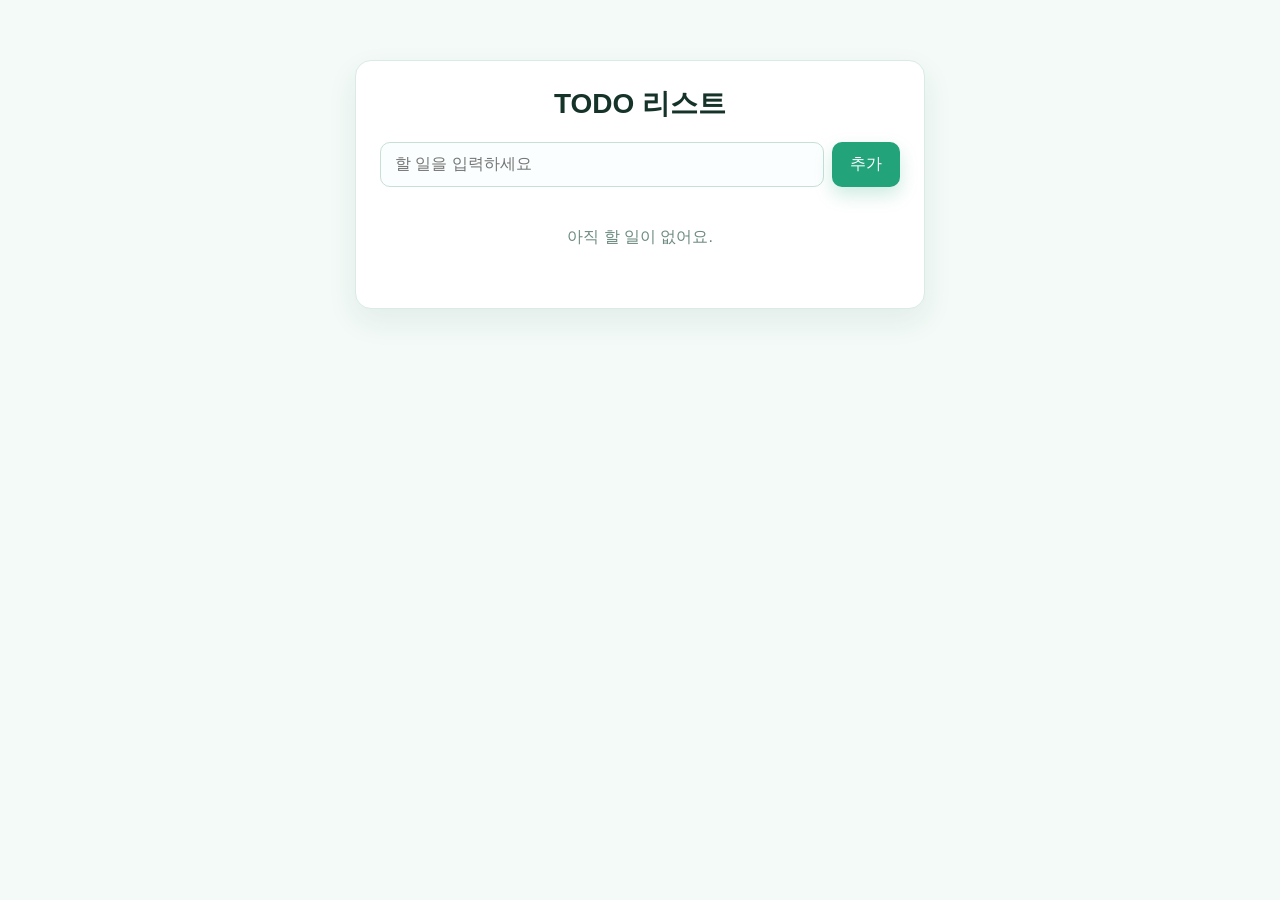
<file: Day01/index.html>
<!DOCTYPE html>
<html lang="ko">
<head>
  <meta charset="UTF-8" />
  <meta name="viewport" content="width=device-width, initial-scale=1.0" />
  <title>간단한 TODO 리스트</title>
  <style>
    body {
      margin: 0;
      font-family: Arial, Helvetica, sans-serif;
      background: #f3faf7;
      color: #16332a;
    }

    .container {
      max-width: 520px;
      margin: 60px auto;
      padding: 24px;
      background: #ffffff;
      border-radius: 16px;
      border: 1px solid #d8ebe4;
      box-shadow: 0 12px 30px rgba(29, 78, 66, 0.08);
    }

    h1 {
      margin-top: 0;
      text-align: center;
      font-size: 28px;
    }

    .input-group {
      display: flex;
      gap: 8px;
      margin-bottom: 20px;
    }

    #todoInput {
      flex: 1;
      padding: 12px 14px;
      border: 1px solid #c7dfd7;
      border-radius: 10px;
      font-size: 16px;
      outline: none;
      background: #fbfefe;
    }

    #addButton {
      padding: 12px 18px;
      border: none;
      border-radius: 10px;
      background: #22a37a;
      color: #ffffff;
      font-size: 16px;
      cursor: pointer;
      box-shadow: 0 8px 18px rgba(34, 163, 122, 0.22);
    }

    #addButton:hover {
      background: #1d8d69;
    }

    ul {
      list-style: none;
      padding: 0;
      margin: 0;
    }

    li {
      display: flex;
      align-items: center;
      justify-content: space-between;
      gap: 12px;
      padding: 12px 14px;
      margin-bottom: 10px;
      border: 1px solid #d8ebe4;
      border-radius: 10px;
      background: #f9fcfb;
    }

    .todo-text {
      flex: 1;
      word-break: break-word;
    }

    .done .todo-text {
      text-decoration: line-through;
      color: #7a9a90;
    }

    .actions {
      display: flex;
      gap: 6px;
    }

    .complete-btn,
    .delete-btn {
      border: none;
      border-radius: 8px;
      padding: 8px 10px;
      cursor: pointer;
      color: white;
      font-size: 14px;
    }

    .complete-btn {
      background: #58b89a;
    }

    .delete-btn {
      background: #4f8f80;
    }

    .empty {
      text-align: center;
      color: #6c8a80;
      padding: 20px 0;
    }
  </style>
</head>
<body>
  <div class="container">
    <h1>TODO 리스트</h1>

    <div class="input-group">
      <input id="todoInput" type="text" placeholder="할 일을 입력하세요" />
      <button id="addButton">추가</button>
    </div>

    <ul id="todoList"></ul>
    <p id="emptyMessage" class="empty">아직 할 일이 없어요.</p>
  </div>

  <script>
    let todos = [];

    const todoInput = document.getElementById('todoInput');
    const addButton = document.getElementById('addButton');
    const todoList = document.getElementById('todoList');
    const emptyMessage = document.getElementById('emptyMessage');

    function renderTodos() {
      todoList.innerHTML = '';

      if (todos.length === 0) {
        emptyMessage.style.display = 'block';
        return;
      }

      emptyMessage.style.display = 'none';

      todos.forEach((todo, index) => {
        const li = document.createElement('li');
        if (todo.done) {
          li.classList.add('done');
        }

        const text = document.createElement('span');
        text.className = 'todo-text';
        text.textContent = todo.text;

        const actions = document.createElement('div');
        actions.className = 'actions';

        const completeButton = document.createElement('button');
        completeButton.className = 'complete-btn';
        completeButton.textContent = todo.done ? '취소' : '완료';
        completeButton.addEventListener('click', function () {
          todos[index].done = !todos[index].done;
          renderTodos();
        });

        const deleteButton = document.createElement('button');
        deleteButton.className = 'delete-btn';
        deleteButton.textContent = '삭제';
        deleteButton.addEventListener('click', function () {
          todos.splice(index, 1);
          renderTodos();
        });

        actions.appendChild(completeButton);
        actions.appendChild(deleteButton);
        li.appendChild(text);
        li.appendChild(actions);
        todoList.appendChild(li);
      });
    }

    function addTodo() {
      const value = todoInput.value.trim();

      if (value === '') {
        alert('할 일을 입력해 주세요.');
        return;
      }

      todos.push({
        text: value,
        done: false
      });

      todoInput.value = '';
      todoInput.focus();
      renderTodos();
    }

    addButton.addEventListener('click', addTodo);

    todoInput.addEventListener('keydown', function (event) {
      if (event.key === 'Enter') {
        addTodo();
      }
    });

    renderTodos();
  </script>
</body>
</html>
</file>
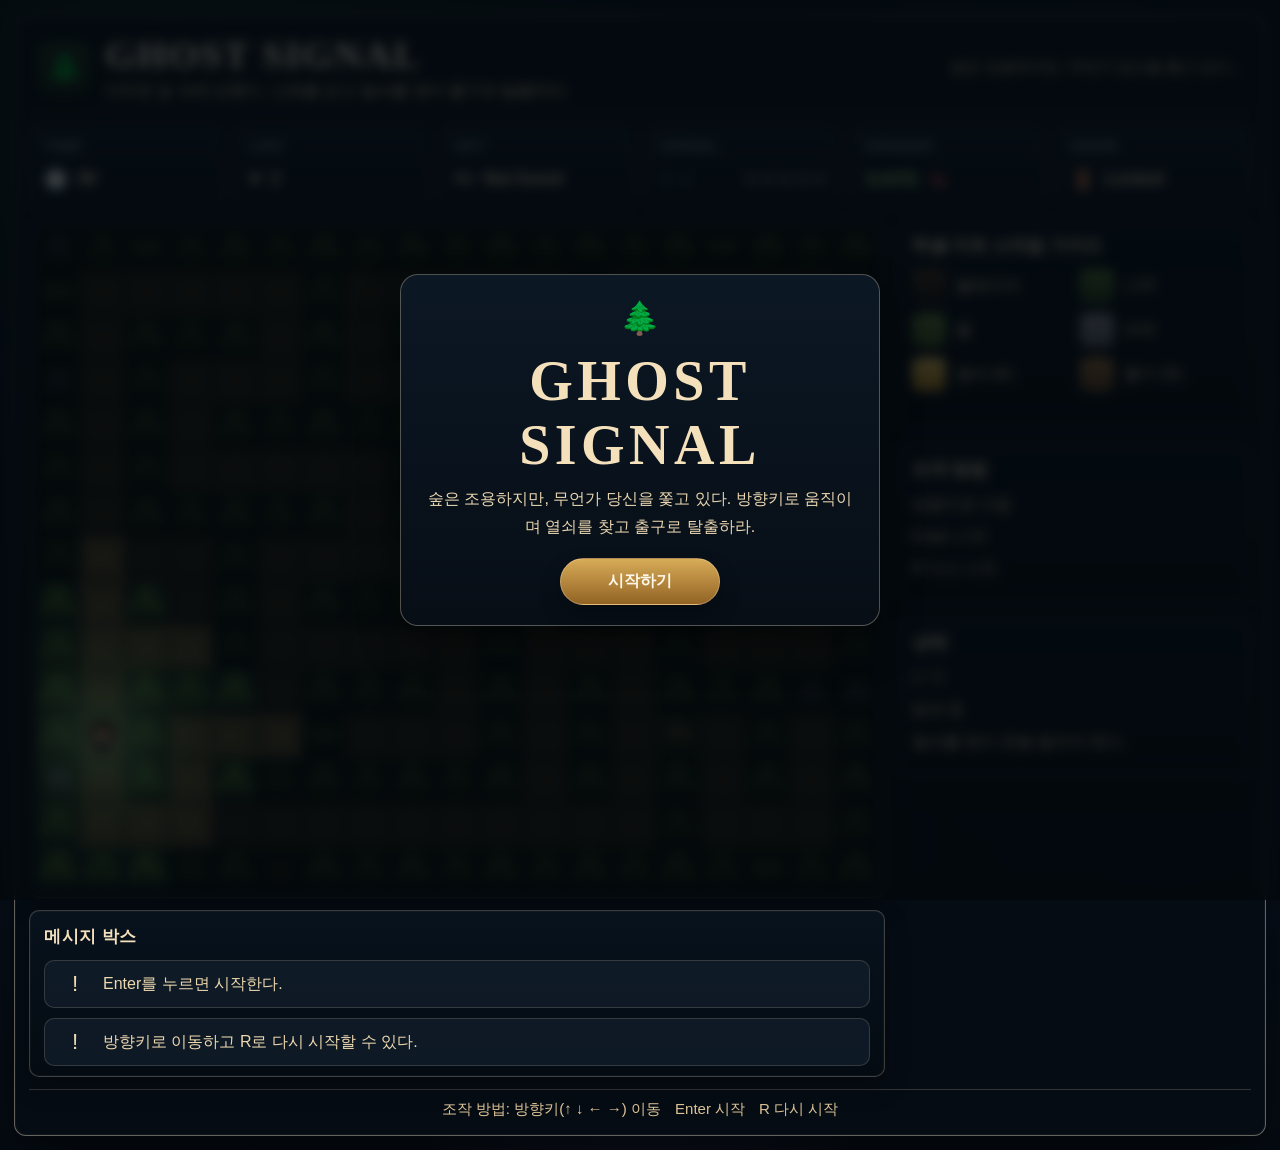
<file: Ghost signal/index.html>
<!DOCTYPE html>
<html lang="ko">
<head>
  <meta charset="UTF-8" />
  <meta name="viewport" content="width=device-width, initial-scale=1.0" />
  <title>Ghost Signal</title>
  <link rel="stylesheet" href="style.css" />
</head>
<body>
  <div class="ambient ambient-left"></div>
  <div class="ambient ambient-right"></div>

  <main class="shell">
    <header class="hero">
      <div class="hero__mark">🌲</div>
      <div class="hero__copy">
        <h1>GHOST SIGNAL</h1>
        <p>어두운 숲 속에 갇혔다. 신호를 읽고 열쇠를 찾아 출구로 탈출하라.</p>
      </div>
      <div class="hero__tagline">숲은 조용하지만, 무언가 당신을 쫓고 있다...</div>
    </header>

    <section class="hud" aria-label="상태 표시">
      <article class="hud-card">
        <span class="hud-card__label">TIME</span>
        <div class="hud-card__value">
          <span class="hud-icon">🕒</span>
          <strong id="timeValue">90</strong>
        </div>
      </article>

      <article class="hud-card">
        <span class="hud-card__label">LIFE</span>
        <div class="hud-card__value">
          <span class="hud-icon">♥</span>
          <strong id="lifeValue">2</strong>
        </div>
      </article>

      <article class="hud-card">
        <span class="hud-card__label">KEY</span>
        <div class="hud-card__value">
          <span class="hud-icon">🗝</span>
          <strong id="keyValue">Not found</strong>
        </div>
      </article>

      <article class="hud-card">
        <span class="hud-card__label">SIGNAL</span>
        <div class="hud-card__signal">
          <div id="signalArrows" class="hud-card__arrows">↗↗</div>
          <div id="signalBars" class="hud-card__bars" aria-label="신호 강도"></div>
        </div>
      </article>

      <article class="hud-card danger-card">
        <span class="hud-card__label">DANGER</span>
        <div class="hud-card__value danger-card__value">
          <strong id="dangerValue">SAFE</strong>
          <span class="danger-pulse">∿</span>
        </div>
      </article>

      <article class="hud-card">
        <span class="hud-card__label">DOOR</span>
        <div class="hud-card__value">
          <span class="hud-icon">🚪</span>
          <strong id="doorValue">Locked</strong>
        </div>
      </article>
    </section>

    <section class="playfield">
      <article class="board-panel">
        <div class="board-shell">
          <canvas id="gameCanvas" width="608" height="480" aria-label="Ghost Signal game board"></canvas>
        </div>

        <div class="message-box">
          <div class="message-box__title">메시지 박스</div>
          <ul id="messageList" class="message-list"></ul>
        </div>
      </article>

      <aside class="sidebar">
        <div class="sidebar-card sidebar-card--wide">
          <h2>픽셀 아트 스타일 가이드</h2>
          <div class="legend">
            <div class="legend-item"><span class="legend-swatch legend-swatch--player"></span><span>플레이어</span></div>
            <div class="legend-item"><span class="legend-swatch legend-swatch--tree"></span><span>나무</span></div>
            <div class="legend-item"><span class="legend-swatch legend-swatch--grass"></span><span>풀</span></div>
            <div class="legend-item"><span class="legend-swatch legend-swatch--rock"></span><span>바위</span></div>
            <div class="legend-item"><span class="legend-swatch legend-swatch--key"></span><span>열쇠 (K)</span></div>
            <div class="legend-item"><span class="legend-swatch legend-swatch--door"></span><span>출구 (D)</span></div>
          </div>
        </div>

        <div class="sidebar-card">
          <h2>조작 방법</h2>
          <p>방향키로 이동</p>
          <p>Enter 시작</p>
          <p>R 다시 시작</p>
        </div>

        <div class="sidebar-card">
          <h2>상태</h2>
          <p id="stageValue">1 / 3</p>
          <p id="stateValue">대기 중</p>
          <p id="hintValue">열쇠를 찾아 문을 열어야 한다.</p>
        </div>
      </aside>
    </section>

    <footer class="footer">
      <span>조작 방법: 방향키(↑ ↓ ← →) 이동</span>
      <span>Enter 시작</span>
      <span>R 다시 시작</span>
    </footer>
  </main>

  <div id="overlay" class="overlay overlay--visible">
    <div class="overlay-card">
      <div id="overlayEmoji" class="overlay-card__emoji">🌲</div>
      <h2 id="overlayTitle">GHOST SIGNAL</h2>
      <p id="overlayText">숲은 조용하지만, 무언가 당신을 쫓고 있다.</p>
      <button id="overlayButton" type="button">시작하기</button>
    </div>
  </div>

  <div class="mobile-controls" aria-label="모바일 조작">
    <button data-dir="up" type="button">↑</button>
    <div class="mobile-controls__row">
      <button data-dir="left" type="button">←</button>
      <button data-dir="down" type="button">↓</button>
      <button data-dir="right" type="button">→</button>
    </div>
  </div>

  <script src="game.js"></script>
</body>
</html>
</file>
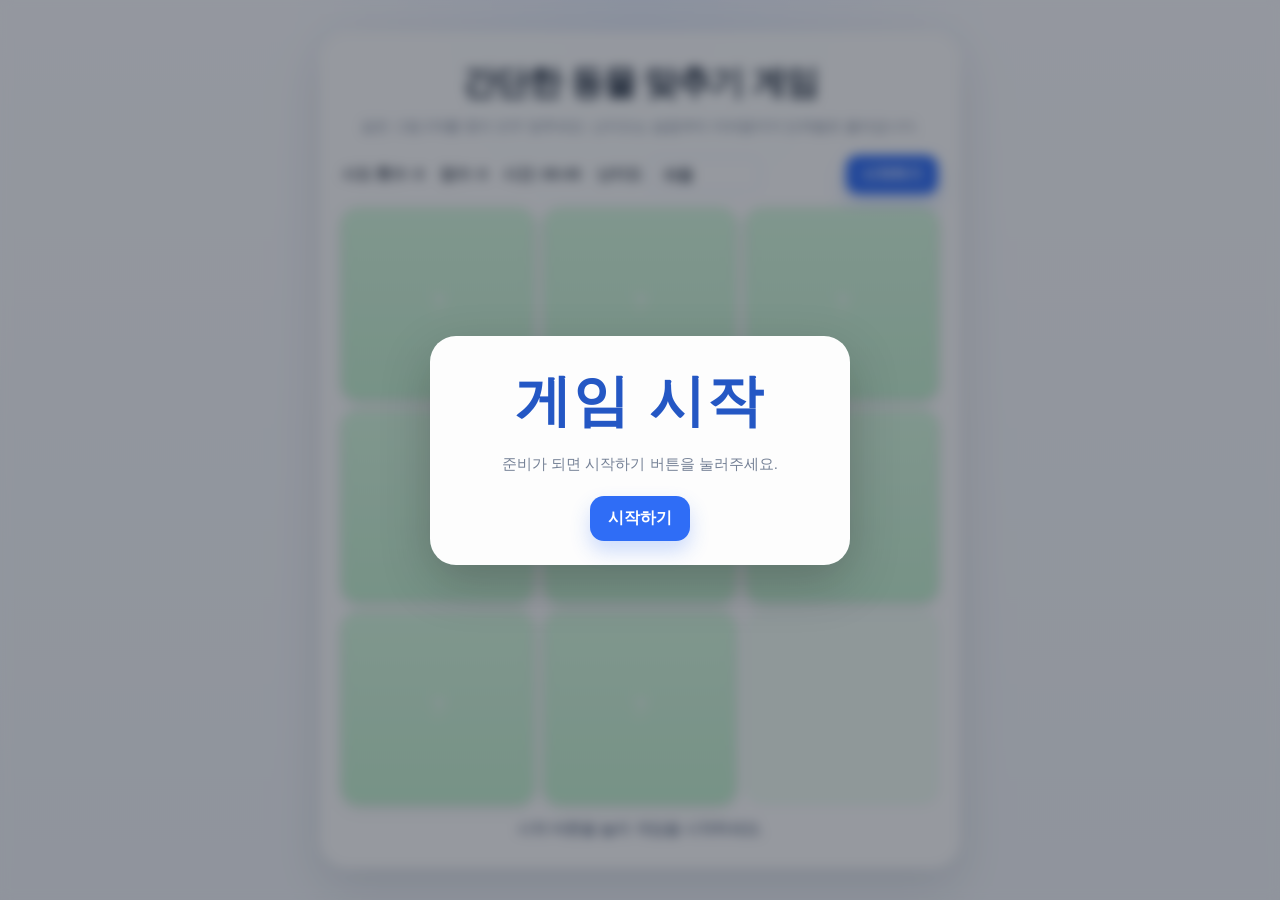
<file: Day02/puzzle.game/index.html>
<!DOCTYPE html>
<html lang="ko">
<head>
  <meta charset="UTF-8" />
  <meta name="viewport" content="width=device-width, initial-scale=1.0" />
  <title>Game</title>
  <style>
    :root {
      --bg: #f4f7fb;
      --card: rgba(255, 255, 255, 0.92);
      --text: #243042;
      --muted: #758196;
      --accent: #2f6df6;
      --accent-dark: #2457c4;
      --success: #1f7a4d;
      --danger: #c73d3d;
      --panel: rgba(255, 255, 255, 0.98);
      --tile: #c7f4d3;
      --tile-border: #a7e3b8;
      --tile-shadow: rgba(88, 145, 110, 0.18);
    }

    * { box-sizing: border-box; }

    body {
      margin: 0;
      min-height: 100vh;
      font-family: Arial, Helvetica, sans-serif;
      color: var(--text);
      background:
        radial-gradient(circle at top, rgba(47, 109, 246, 0.08), transparent 32%),
        linear-gradient(180deg, #fbfcff 0%, var(--bg) 100%);
      display: flex;
      align-items: center;
      justify-content: center;
      padding: 24px;
    }

    .app {
      width: min(100%, 640px);
      background: var(--card);
      border-radius: 28px;
      padding: 28px 22px 24px;
      box-shadow: 0 18px 48px rgba(31, 41, 55, 0.12);
      backdrop-filter: blur(10px);
    }

    header {
      text-align: center;
      margin-bottom: 18px;
    }

    h1 {
      margin: 0;
      font-size: clamp(26px, 4vw, 34px);
      letter-spacing: -0.03em;
    }

    .subtitle {
      margin: 10px 0 0;
      color: var(--muted);
      font-size: 14px;
      line-height: 1.5;
    }

    .topbar {
      display: flex;
      align-items: center;
      justify-content: space-between;
      gap: 12px;
      flex-wrap: wrap;
      margin: 18px 0 14px;
      font-size: 15px;
      font-weight: 700;
    }

    .stats {
      display: flex;
      align-items: center;
      gap: 16px;
      flex-wrap: wrap;
    }

    .tries,
    .score,
    .timer,
    .level {
      color: #303948;
    }

    .timer.warn { color: #c77b00; }
    .timer.danger { color: var(--danger); }

    .level {
      display: flex;
      align-items: center;
      gap: 8px;
    }

    .level label { white-space: nowrap; }

    .level-select {
      appearance: none;
      border: 1px solid rgba(47, 109, 246, 0.18);
      border-radius: 10px;
      background: #fff;
      color: var(--text);
      font: inherit;
      font-weight: 700;
      padding: 8px 12px;
      min-width: 110px;
    }

    .restart {
      appearance: none;
      border: 0;
      border-radius: 12px;
      background: var(--accent);
      color: #fff;
      font: inherit;
      font-weight: 700;
      padding: 10px 16px;
      cursor: pointer;
      box-shadow: 0 10px 20px rgba(47, 109, 246, 0.22);
      transition: transform 0.15s ease, background 0.15s ease;
    }

    .restart:hover {
      background: var(--accent-dark);
      transform: translateY(-1px);
    }

    .board {
      display: grid;
      grid-template-columns: repeat(var(--board-size, 3), 1fr);
      gap: 10px;
      min-height: 200px;
    }

    .tile {
      aspect-ratio: 1 / 1;
      border: 1px solid var(--tile-border);
      border-radius: 16px;
      background: linear-gradient(180deg, #d8fae0 0%, var(--tile) 100%);
      box-shadow: inset 0 1px 0 rgba(255, 255, 255, 0.8), 0 4px 12px var(--tile-shadow);
      cursor: pointer;
      display: flex;
      align-items: center;
      justify-content: center;
      font-size: var(--tile-font-size, 30px);
      transition: transform 0.15s ease, box-shadow 0.15s ease, filter 0.15s ease;
      user-select: none;
      position: relative;
      overflow: hidden;
    }

    .tile::after {
      content: '?';
      position: absolute;
      inset: 0;
      display: grid;
      place-items: center;
      font-size: 28px;
      font-weight: 800;
      color: rgba(255, 255, 255, 0.8);
      text-shadow: 0 1px 1px rgba(0, 0, 0, 0.08);
      opacity: 1;
      transition: opacity 0.2s ease;
    }

    .tile.revealed::after,
    .tile.matched::after { opacity: 0; }

    .tile.revealed {
      transform: scale(1.03);
      box-shadow: 0 8px 18px rgba(64, 164, 103, 0.24);
    }

    .tile.matched {
      cursor: default;
      filter: saturate(1.05);
      box-shadow: 0 8px 18px rgba(31, 122, 77, 0.22);
    }

    .tile.empty {
      cursor: default;
      border: 1px dashed rgba(167, 227, 184, 0.55);
      background: rgba(199, 244, 211, 0.24);
      box-shadow: none;
      pointer-events: none;
    }

    .tile.empty::after { content: ''; }

    .status {
      margin-top: 16px;
      min-height: 24px;
      text-align: center;
      font-size: 15px;
      font-weight: 700;
      color: var(--success);
    }

    .status.neutral {
      color: var(--muted);
      font-weight: 600;
    }

    .overlay {
      position: fixed;
      inset: 0;
      display: grid;
      place-items: center;
      background: rgba(18, 24, 38, 0.44);
      backdrop-filter: blur(6px);
      opacity: 0;
      pointer-events: none;
      transition: opacity 0.25s ease;
      z-index: 50;
      padding: 20px;
    }

    .overlay.visible {
      opacity: 1;
      pointer-events: auto;
    }

    .overlay-panel {
      width: min(92vw, 420px);
      border-radius: 26px;
      background: var(--panel);
      box-shadow: 0 18px 50px rgba(0, 0, 0, 0.22);
      text-align: center;
      padding: 28px 24px 24px;
      transform: scale(0.94);
      animation: pop-badge 0.32s ease forwards;
    }

    .overlay-title {
      margin: 0;
      font-size: clamp(30px, 6vw, 56px);
      font-weight: 900;
      letter-spacing: 0.04em;
      color: var(--accent-dark);
    }

    .overlay-text {
      margin: 12px 0 0;
      color: var(--muted);
      font-size: 15px;
      line-height: 1.6;
      min-height: 24px;
    }

    .overlay-button {
      margin-top: 20px;
      appearance: none;
      border: 0;
      border-radius: 14px;
      background: var(--accent);
      color: #fff;
      font: inherit;
      font-weight: 800;
      padding: 12px 18px;
      cursor: pointer;
      box-shadow: 0 10px 20px rgba(47, 109, 246, 0.24);
      transition: transform 0.15s ease, background 0.15s ease;
    }

    .overlay-button:hover {
      background: var(--accent-dark);
      transform: translateY(-1px);
    }

    .overlay.clear .overlay-title { color: var(--success); }
    .overlay.over .overlay-title { color: var(--danger); }
    .overlay.start .overlay-title { color: var(--accent-dark); }

    @keyframes pop-badge {
      to { transform: scale(1); }
    }

    @media (max-width: 480px) {
      .app {
        padding: 22px 16px 18px;
        border-radius: 22px;
      }

      .topbar { gap: 10px; }
      .stats { gap: 10px; }

      .level {
        width: 100%;
        justify-content: space-between;
      }

      .level-select { min-width: 102px; }
      .restart { width: 100%; }
    }
  </style>
</head>
<body>
  <main class="app">
    <header>
      <h1 id="game_title"></h1>
      <p id="game_subtitle" class="subtitle"></p>
    </header>

    <section class="topbar" aria-label="game status">
      <div class="stats">
        <div class="tries"><span id="tries_label"></span>: <span id="tries_count">0</span></div>
        <div class="score"><span id="score_label"></span>: <span id="score_count">0</span></div>
        <div class="timer" id="timer_display"><span id="timer_label"></span>: <span id="timer_count">00:00</span></div>
        <div class="level">
          <label id="level_label" for="level_select"></label>
          <select id="level_select" class="level-select">
            <option value="easy"></option>
            <option value="medium1"></option>
            <option value="medium2"></option>
            <option value="hard"></option>
          </select>
        </div>
      </div>
      <button id="restart_button" class="restart" type="button"></button>
    </section>

    <section id="board" class="board" aria-label="puzzle board"></section>
    <div id="status" class="status neutral"></div>
  </main>

  <div id="stage_overlay" class="overlay start visible" aria-hidden="false">
    <div class="overlay-panel">
      <h2 id="stage_overlay_title" class="overlay-title"></h2>
      <p id="stage_overlay_text" class="overlay-text"></p>
      <button id="stage_overlay_button" class="overlay-button" type="button"></button>
    </div>
  </div>

  <script>
    const T = {
      title: '\uAC04\uB2E8\uD55C \uB3D9\uBB3C \uB9DE\uCD94\uAE30 \uAC8C\uC784',
      subtitle: '\uAC19\uC740 \uADF8\uB9BC 2\uAC1C\uB97C \uCC3E\uC544 \uBAA8\uB450 \uB9DE\uCD94\uC138\uC694. \uB09C\uC774\uB3C4\uB294 \uC27D\uC74C\uBD80\uD130 \uC5B4\uB824\uC6C0\uAE4C\uC9C0 \uB2E8\uACC4\uBCC4\uB85C \uC62C\uB77C\uAC11\uB2C8\uB2E4.',
      tries: '\uC2DC\uB3C4 \uD69F\uC218',
      score: '\uC810\uC218',
      time: '\uC2DC\uAC04',
      level: '\uB09C\uC774\uB3C4',
      easy: '\uC26C\uC6C0',
      medium1: '\uC911\uAC04 1',
      medium2: '\uC911\uAC04 2',
      hard: '\uC5B4\uB824\uC6C0',
      startButton: '\uC2DC\uC791\uD558\uAE30',
      restartButton: '\uCC98\uC74C\uC73C\uB85C',
      beginStatus: '\uC2DC\uC791 \uBC84\uD2BC\uC744 \uB20C\uB7EC \uAC8C\uC784\uC744 \uC2DC\uC791\uD558\uC138\uC694.',
      startOverlayTitle: '\uAC8C\uC784 \uC2DC\uC791',
      startOverlayText: '\uC900\uBE44\uAC00 \uB418\uBA74 \uC2DC\uC791\uD558\uAE30 \uBC84\uD2BC\uC744 \uB20C\uB7EC\uC8FC\uC138\uC694.',
      startGameStatus: '\uAC19\uC740 \uADF8\uB9BC 2\uAC1C\uB97C \uCC3E\uC544\uBCF4\uC138\uC694.',
      levelUp: 'LEVEL UP!!',
      levelUpText: '\uB2E4\uC74C \uB2E8\uACC4\uB85C \uC774\uB3D9\uD569\uB2C8\uB2E4.',
      levelLabelText: (label) => `${label} \uB2E8\uACC4\uC785\uB2C8\uB2E4.`,
      matched: '\uB9DE\uCDB0\uC2B5\uB2C8\uB2E4!',
      keepGoing: '\uACC4\uC18D \uB3C4\uC804\uD574\uBCF4\uC138\uC694.',
      mismatch: '\uB2E4\uC2DC \uD55C \uBC88 \uC2DC\uB3C4\uD574\uBCF4\uC138\uC694.',
      gameOver: 'GAME OVER',
      gameOverText: '\uC2DC\uAC04\uC774 \uBAA8\uB450 \uC18C\uC9C4\uB418\uC5C8\uC2B5\uB2C8\uB2E4.',
      gameClear: 'GAME CLEAR!!',
      gameClearText: '\uBAA8\uB4E0 \uB2E8\uACC4\uB97C \uD1B5\uACFC\uD588\uC2B5\uB2C8\uB2E4.',
      nextStageText: (label) => `${label} \uB2E8\uACC4\uB85C \uC774\uB3D9\uD569\uB2C8\uB2E4.`,
      nextStageStatus: (label) => `${label} \uB2E8\uACC4\uC785\uB2C8\uB2E4.`
    };

    const animals = [
      '\u{1F436}', '\u{1F431}', '\u{1F42D}', '\u{1F439}',
      '\u{1F430}', '\u{1F98A}', '\u{1F43B}', '\u{1F43C}',
      '\u{1F428}', '\u{1F42F}', '\u{1F981}', '\u{1F438}',
      '\u{1F435}', '\u{1F414}', '\u{1F427}', '\u{1F426}',
      '\u{1F423}', '\u{1F984}', '\u{1F41F}', '\u{1F42C}',
      '\u{1F99D}', '\u{1F422}', '\u{1F419}', '\u{1F98B}'
    ];

    const level_order = ['easy', 'medium1', 'medium2', 'hard'];
    const level_options = {
      easy: { label: T.easy, size: 3, timeLimit: 45 },
      medium1: { label: T.medium1, size: 4, timeLimit: 60 },
      medium2: { label: T.medium2, size: 5, timeLimit: 75 },
      hard: { label: T.hard, size: 6, timeLimit: 90 }
    };

    const board_element = document.getElementById('board');
    const tries_count_element = document.getElementById('tries_count');
    const score_count_element = document.getElementById('score_count');
    const timer_display_element = document.getElementById('timer_display');
    const timer_count_element = document.getElementById('timer_count');
    const status_element = document.getElementById('status');
    const level_select_element = document.getElementById('level_select');
    const restart_button = document.getElementById('restart_button');
    const stage_overlay_element = document.getElementById('stage_overlay');
    const stage_overlay_title_element = document.getElementById('stage_overlay_title');
    const stage_overlay_text_element = document.getElementById('stage_overlay_text');
    const stage_overlay_button_element = document.getElementById('stage_overlay_button');
    const game_title_element = document.getElementById('game_title');
    const game_subtitle_element = document.getElementById('game_subtitle');
    const tries_label_element = document.getElementById('tries_label');
    const score_label_element = document.getElementById('score_label');
    const timer_label_element = document.getElementById('timer_label');
    const level_label_element = document.getElementById('level_label');

    let current_level_key = 'easy';
    let current_board_size = 3;
    let current_time_limit_seconds = 45;
    let empty_cell_count = 1;
    let cards = [];
    let first_picked_card = null;
    let second_picked_card = null;
    let matched_count = 0;
    let tries_count = 0;
    let score_count = 0;
    let time_left_seconds = 45;
    let board_locked = false;
    let game_started = false;
    let game_finished = false;
    let timer_interval_id = null;
    let stage_transition_timeout_id = null;
    let pending_timeouts = [];
    let overlay_button_handler = null;

    function apply_localized_text() {
      document.title = T.title;
      game_title_element.textContent = T.title;
      game_subtitle_element.textContent = T.subtitle;
      tries_label_element.textContent = T.tries;
      score_label_element.textContent = T.score;
      timer_label_element.textContent = T.time;
      level_label_element.textContent = T.level;
      restart_button.textContent = T.startButton;
      level_select_element.options[0].textContent = T.easy;
      level_select_element.options[1].textContent = T.medium1;
      level_select_element.options[2].textContent = T.medium2;
      level_select_element.options[3].textContent = T.hard;
    }

    function get_level_config(level_key) {
      return level_options[level_key] || level_options.easy;
    }

    function get_next_level_key(level_key) {
      const index = level_order.indexOf(level_key);
      if (index === -1 || index === level_order.length - 1) {
        return null;
      }
      return level_order[index + 1];
    }

    function shuffle_array(array) {
      return [...array].sort(() => Math.random() - 0.5);
    }

    function update_status(message, neutral = false) {
      status_element.textContent = message;
      status_element.classList.toggle('neutral', neutral);
    }

    function update_tries_count() {
      tries_count_element.textContent = String(tries_count);
    }

    function update_score_count() {
      score_count_element.textContent = String(score_count);
    }

    function format_time(seconds) {
      const safe_seconds = Math.max(0, seconds);
      const minutes = Math.floor(safe_seconds / 60);
      const remaining_seconds = safe_seconds % 60;
      return `${String(minutes).padStart(2, '0')}:${String(remaining_seconds).padStart(2, '0')}`;
    }

    function update_timer_display() {
      timer_count_element.textContent = format_time(time_left_seconds);
      timer_display_element.classList.toggle('danger', time_left_seconds <= 10);
      timer_display_element.classList.toggle('warn', time_left_seconds > 10 && time_left_seconds <= 30);
    }

    function stop_timer() {
      if (timer_interval_id !== null) {
        clearInterval(timer_interval_id);
        timer_interval_id = null;
      }
    }

    function start_timer() {
      stop_timer();
      update_timer_display();

      timer_interval_id = setInterval(() => {
        if (game_finished || !game_started) {
          stop_timer();
          return;
        }

        time_left_seconds -= 1;
        if (time_left_seconds <= 0) {
          time_left_seconds = 0;
          update_timer_display();
          finish_game();
          return;
        }

        update_timer_display();
      }, 1000);
    }

    function clear_pending_timeouts() {
      pending_timeouts.forEach((timeout_id) => clearTimeout(timeout_id));
      pending_timeouts = [];
    }

    function schedule_timeout(callback, delay) {
      const timeout_id = setTimeout(() => {
        pending_timeouts = pending_timeouts.filter((id) => id !== timeout_id);
        callback();
      }, delay);
      pending_timeouts.push(timeout_id);
      return timeout_id;
    }

    function clear_stage_transition_timeout() {
      if (stage_transition_timeout_id !== null) {
        clearTimeout(stage_transition_timeout_id);
        stage_transition_timeout_id = null;
      }
    }

    function set_overlay_button(label, handler, visible = true) {
      overlay_button_handler = handler || null;
      stage_overlay_button_element.textContent = label;
      stage_overlay_button_element.hidden = !visible;
    }

    function show_overlay(title, text = '', mode = '', button = null) {
      stage_overlay_title_element.textContent = title;
      stage_overlay_text_element.textContent = text;
      stage_overlay_element.classList.remove('start', 'clear', 'over');
      if (mode) {
        stage_overlay_element.classList.add(mode);
      }
      if (button) {
        set_overlay_button(button.label, button.onClick, true);
      } else {
        set_overlay_button('', null, false);
      }
      stage_overlay_element.classList.add('visible');
      stage_overlay_element.setAttribute('aria-hidden', 'false');
    }

    function hide_overlay() {
      stage_overlay_element.classList.remove('visible', 'start', 'clear', 'over');
      stage_overlay_element.setAttribute('aria-hidden', 'true');
    }

    function create_cards() {
      const pair_count = Math.floor((current_board_size * current_board_size) / 2);
      const selected_symbols = shuffle_array(animals).slice(0, pair_count);
      const deck = shuffle_array([...selected_symbols, ...selected_symbols]);
      cards = deck.map((symbol, index) => ({
        id: index,
        symbol,
        is_revealed: false,
        is_matched: false
      }));
    }

    function sync_level_state(level_key) {
      current_level_key = level_key;
      const level_config = get_level_config(level_key);
      current_board_size = level_config.size;
      current_time_limit_seconds = level_config.timeLimit;
      const total_cells = current_board_size * current_board_size;
      empty_cell_count = total_cells - Math.floor(total_cells / 2) * 2;
      board_element.style.setProperty('--board-size', String(current_board_size));
      board_element.style.setProperty('--tile-font-size', `${Math.max(18, 42 - current_board_size * 4)}px`);
      level_select_element.value = level_key;
    }

    function render_board() {
      board_element.innerHTML = '';
      board_element.style.setProperty('--board-size', String(current_board_size));
      board_element.style.setProperty('--tile-font-size', `${Math.max(18, 42 - current_board_size * 4)}px`);

      cards.forEach((card) => {
        const card_button = document.createElement('button');
        card_button.type = 'button';
        card_button.className = 'tile';
        card_button.setAttribute('aria-label', 'card');
        card_button.textContent = card.is_revealed || card.is_matched ? card.symbol : '';

        if (card.is_revealed) card_button.classList.add('revealed');
        if (card.is_matched) {
          card_button.classList.add('matched');
          card_button.disabled = true;
        }

        if (!game_started || game_finished || (board_locked && !card.is_revealed)) {
          card_button.disabled = true;
        }

        card_button.addEventListener('click', () => handle_card_click(card.id));
        board_element.appendChild(card_button);
      });

      for (let index = 0; index < empty_cell_count; index += 1) {
        const empty_tile = document.createElement('div');
        empty_tile.className = 'tile empty';
        empty_tile.setAttribute('aria-hidden', 'true');
        board_element.appendChild(empty_tile);
      }
    }

    function reset_round_state() {
      first_picked_card = null;
      second_picked_card = null;
      board_locked = false;
      matched_count = 0;
      time_left_seconds = current_time_limit_seconds;
      create_cards();
      update_timer_display();
      render_board();
    }

    function start_new_game() {
      clear_stage_transition_timeout();
      clear_pending_timeouts();
      stop_timer();
      game_started = true;
      game_finished = false;
      tries_count = 0;
      score_count = 0;
      update_tries_count();
      update_score_count();
      sync_level_state('easy');
      reset_round_state();
      level_select_element.disabled = true;
      restart_button.textContent = T.restartButton;
      update_status(T.startGameStatus, true);
      hide_overlay();
      start_timer();
    }

    function return_to_start_screen() {
      clear_stage_transition_timeout();
      clear_pending_timeouts();
      stop_timer();
      game_started = false;
      game_finished = false;
      tries_count = 0;
      score_count = 0;
      update_tries_count();
      update_score_count();
      level_select_element.disabled = false;
      restart_button.textContent = T.startButton;
      sync_level_state('easy');
      reset_round_state();
      update_status(T.beginStatus, true);
      show_overlay(T.startOverlayTitle, T.startOverlayText, 'start', {
        label: T.startButton,
        onClick: start_new_game
      });
    }

    function finish_game() {
      if (game_finished) return;
      game_finished = true;
      board_locked = true;
      stop_timer();
      clear_pending_timeouts();
      clear_stage_transition_timeout();
      render_board();
      update_status(T.gameOver, false);
      show_overlay(T.gameOver, T.gameOverText, 'over', {
        label: T.restartButton,
        onClick: return_to_start_screen
      });
    }

    function complete_stage() {
      if (game_finished) return;

      const next_level_key = get_next_level_key(current_level_key);
      game_finished = true;
      board_locked = true;
      stop_timer();
      clear_pending_timeouts();
      clear_stage_transition_timeout();
      render_board();

      if (!next_level_key) {
        update_status(T.gameClear, false);
        show_overlay(T.gameClear, T.gameClearText, 'clear', {
          label: T.restartButton,
          onClick: return_to_start_screen
        });
        return;
      }

      update_status(T.levelUp, false);
      show_overlay(T.levelUp, T.levelUpText, 'start');

      stage_transition_timeout_id = setTimeout(() => {
        stage_transition_timeout_id = null;
        game_finished = false;
        sync_level_state(next_level_key);
        reset_round_state();
        update_status(T.nextStageStatus(level_options[next_level_key].label), true);
        hide_overlay();
        start_timer();
      }, 1200);
    }

    function handle_match() {
      first_picked_card.is_matched = true;
      second_picked_card.is_matched = true;
      matched_count += 2;
      score_count += 10;
      update_score_count();
      first_picked_card = null;
      second_picked_card = null;
      render_board();
      update_status(T.matched, false);

      schedule_timeout(() => {
        if (game_started && !game_finished && matched_count !== cards.length) {
          update_status(T.keepGoing, true);
        }
      }, 700);

      schedule_timeout(() => {
        if (!game_finished) {
          check_game_complete();
        }
      }, 180);
    }

    function handle_mismatch() {
      board_locked = true;
      update_status(T.mismatch, true);

      schedule_timeout(() => {
        if (first_picked_card) first_picked_card.is_revealed = false;
        if (second_picked_card) second_picked_card.is_revealed = false;
        first_picked_card = null;
        second_picked_card = null;
        board_locked = false;
        render_board();
      }, 700);
    }

    function check_game_complete() {
      if (matched_count === cards.length) {
        complete_stage();
      }
    }

    function handle_card_click(card_id) {
      if (!game_started || board_locked || game_finished) return;

      const clicked_card = cards.find((card) => card.id === card_id);
      if (!clicked_card || clicked_card.is_revealed || clicked_card.is_matched) return;

      clicked_card.is_revealed = true;

      if (!first_picked_card) {
        first_picked_card = clicked_card;
        render_board();
        return;
      }

      second_picked_card = clicked_card;
      tries_count += 1;
      update_tries_count();
      render_board();

      if (first_picked_card.symbol === second_picked_card.symbol) {
        handle_match();
        return;
      }

      handle_mismatch();
    }

    function refresh_restart_button() {
      restart_button.textContent = game_started ? T.restartButton : T.startButton;
    }

    function init_game() {
      apply_localized_text();
      sync_level_state('easy');
      reset_round_state();
      game_started = false;
      game_finished = false;
      level_select_element.disabled = false;
      refresh_restart_button();
      update_tries_count();
      update_score_count();
      update_status(T.beginStatus, true);
      show_overlay(T.startOverlayTitle, T.startOverlayText, 'start', {
        label: T.startButton,
        onClick: start_new_game
      });
    }

    restart_button.addEventListener('click', () => {
      if (game_started) {
        return_to_start_screen();
        return;
      }
      start_new_game();
    });

    level_select_element.addEventListener('change', (event) => {
      if (game_started) {
        event.target.value = current_level_key;
        return;
      }
      sync_level_state(event.target.value);
      reset_round_state();
    });

    stage_overlay_button_element.addEventListener('click', () => {
      if (overlay_button_handler) {
        overlay_button_handler();
      }
    });

    init_game();
  </script>
</body>
</html>
</file>
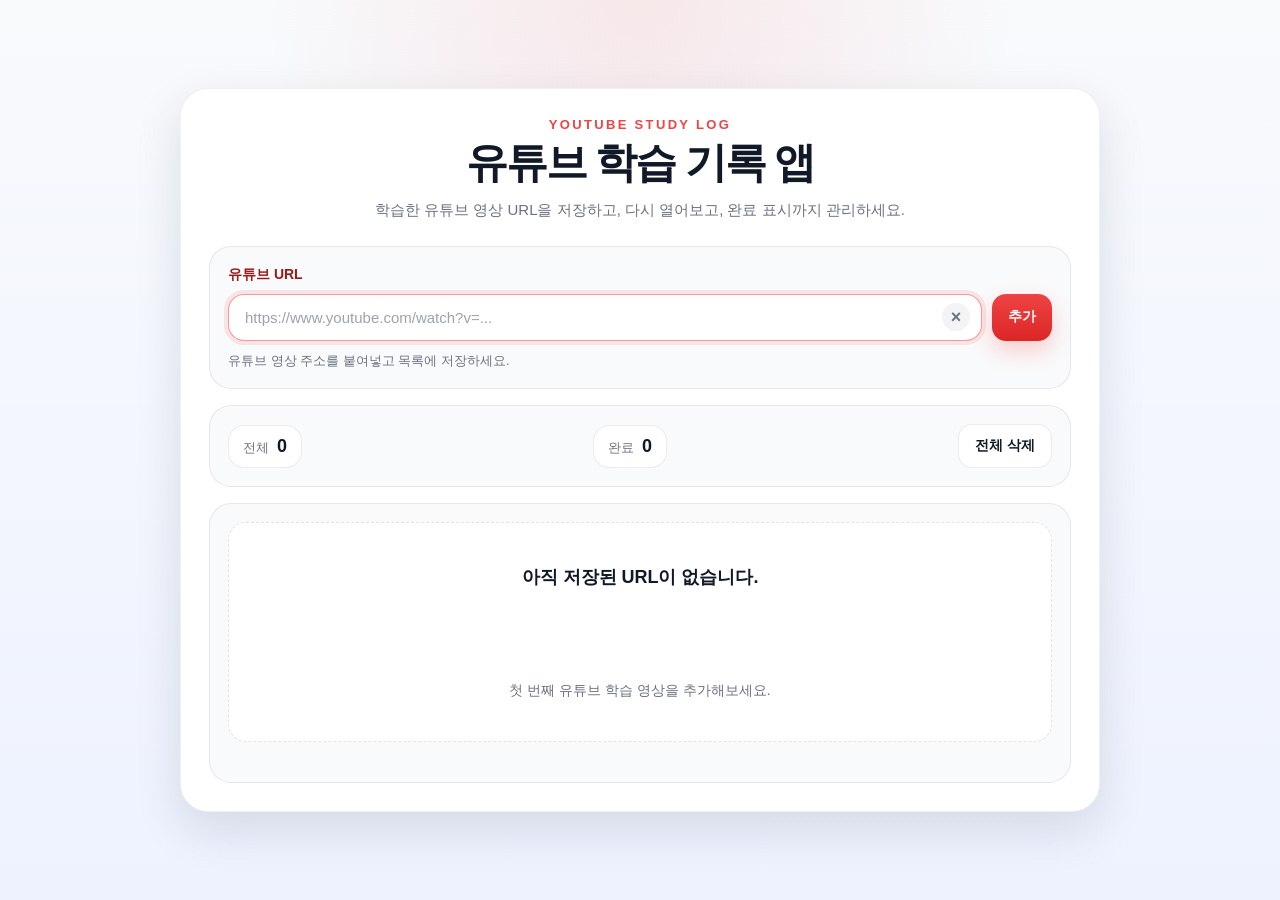
<file: Day02/youtube_log/index.html>
<!DOCTYPE html>
<html lang="ko">
<head>
  <meta charset="UTF-8" />
  <meta name="viewport" content="width=device-width, initial-scale=1.0" />
  <title>유튜브 학습 기록 앱</title>
  <link rel="stylesheet" href="./styles.css" />
  <script src="./script.js" defer></script>
  <link rel="icon" type="image/svg+xml" href="./favicon.svg" />
</head>
<body>
  <main class="app">
    <section class="hero">
      <p class="eyebrow">YouTube Study Log</p>
      <h1 class="title">유튜브 학습 기록 앱</h1>
      <p class="subtitle">학습한 유튜브 영상 URL을 저장하고, 다시 열어보고, 완료 표시까지 관리하세요.</p>
    </section>

    <section class="composer" aria-label="URL 입력">
      <label class="label" for="urlInput">유튜브 URL</label>
      <div class="composer-row">
        <div class="input-wrap">
          <input id="urlInput" class="input" type="url" placeholder="https://www.youtube.com/watch?v=..." autocomplete="off" />
          <button id="clearInputButton" class="input-clear" type="button" aria-label="입력 내용 지우기">×</button>
        </div>
        <button id="addButton" class="button button-primary" type="button">추가</button>
      </div>
      <p class="helper">유튜브 영상 주소를 붙여넣고 목록에 저장하세요.</p>
    </section>

    <section class="toolbar" aria-label="기록 정보">
      <div class="count">
        <span class="count-label">전체</span>
        <strong id="totalCount">0</strong>
      </div>
      <div class="count">
        <span class="count-label">완료</span>
        <strong id="doneCount">0</strong>
      </div>
      <button id="clearButton" class="button button-ghost" type="button">전체 삭제</button>
    </section>

    <section class="list-section" aria-label="저장된 URL 목록">
      <div id="emptyState" class="empty-state">
        <p>아직 저장된 URL이 없습니다.</p>
        <span>첫 번째 유튜브 학습 영상을 추가해보세요.</span>
      </div>
      <ul id="logList" class="log-list"></ul>
    </section>
  </main>
</body>
</html>
</file>
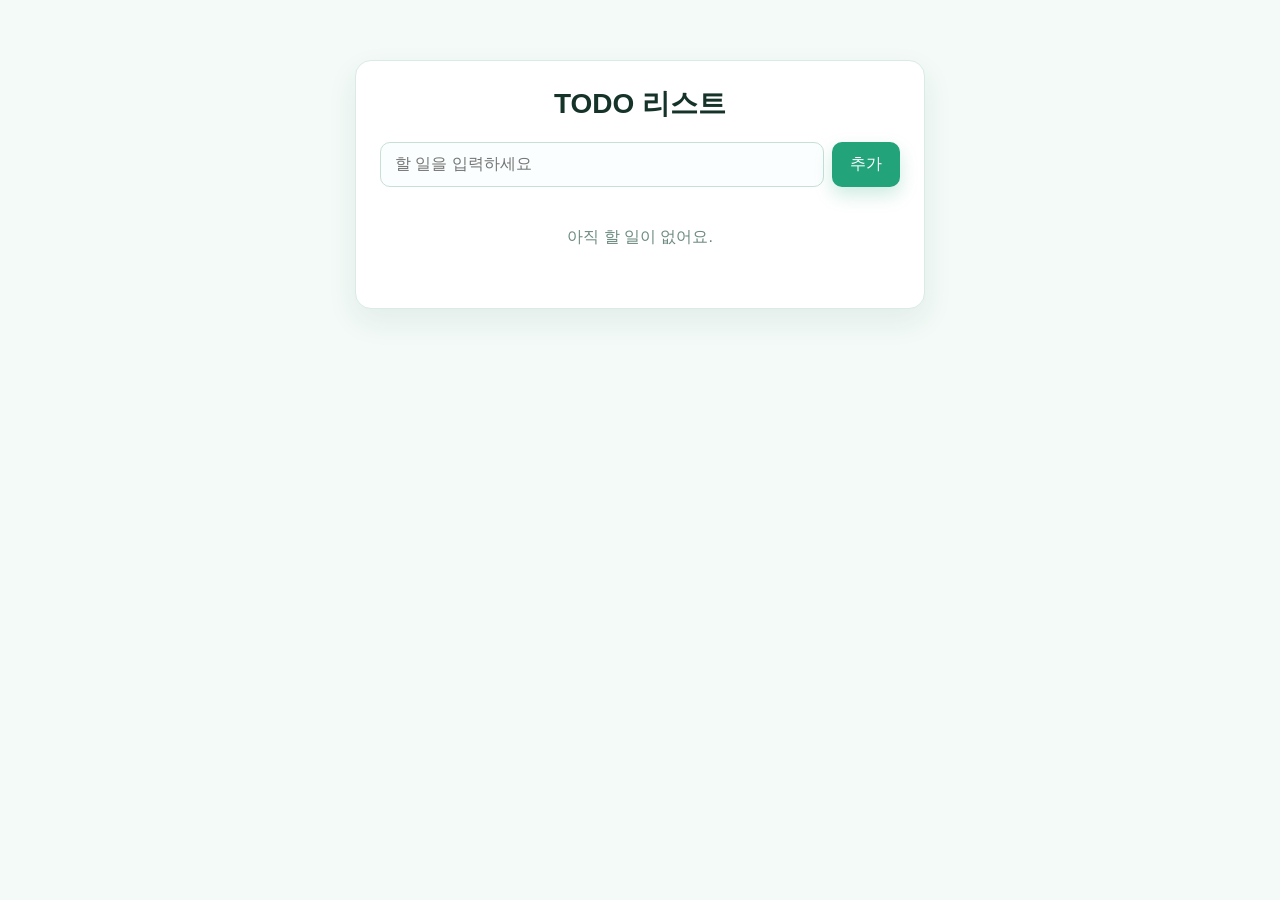
<file: Day01/todo.html>
<!DOCTYPE html>
<html lang="ko">
<head>
  <meta charset="UTF-8" />
  <meta name="viewport" content="width=device-width, initial-scale=1.0" />
  <title>간단한 TODO 리스트</title>
  <style>
    /* 기본 페이지 스타일 */
    body {
      margin: 0;
      font-family: Arial, Helvetica, sans-serif;
      background: #f3faf7;
      color: #16332a;
    }

    .container {
      max-width: 520px;
      margin: 60px auto;
      padding: 24px;
      background: #ffffff;
      border-radius: 16px;
      border: 1px solid #d8ebe4;
      box-shadow: 0 12px 30px rgba(29, 78, 66, 0.08);
    }

    h1 {
      margin-top: 0;
      text-align: center;
      font-size: 28px;
    }

    .input-group {
      display: flex;
      gap: 8px;
      margin-bottom: 20px;
    }

    #todoInput {
      flex: 1;
      padding: 12px 14px;
      border: 1px solid #c7dfd7;
      border-radius: 10px;
      font-size: 16px;
      outline: none;
      background: #fbfefe;
    }

    #addButton {
      padding: 12px 18px;
      border: none;
      border-radius: 10px;
      background: #22a37a;
      color: #ffffff;
      font-size: 16px;
      cursor: pointer;
      box-shadow: 0 8px 18px rgba(34, 163, 122, 0.22);
    }

    #addButton:hover {
      background: #1d8d69;
    }

    ul {
      list-style: none;
      padding: 0;
      margin: 0;
    }

    li {
      display: flex;
      align-items: center;
      justify-content: space-between;
      gap: 12px;
      padding: 12px 14px;
      margin-bottom: 10px;
      border: 1px solid #d8ebe4;
      border-radius: 10px;
      background: #f9fcfb;
    }

    .todo-text {
      flex: 1;
      word-break: break-word;
    }

    .done .todo-text {
      text-decoration: line-through;
      color: #7a9a90;
    }

    .actions {
      display: flex;
      gap: 6px;
    }

    .complete-btn,
    .delete-btn {
      border: none;
      border-radius: 8px;
      padding: 8px 10px;
      cursor: pointer;
      color: white;
      font-size: 14px;
    }

    .complete-btn {
      background: #58b89a;
    }

    .delete-btn {
      background: #4f8f80;
    }

    .empty {
      text-align: center;
      color: #6c8a80;
      padding: 20px 0;
    }
  </style>
</head>
<body>
  <div class="container">
    <h1>TODO 리스트</h1>

    <div class="input-group">
      <input id="todoInput" type="text" placeholder="할 일을 입력하세요" />
      <button id="addButton">추가</button>
    </div>

    <ul id="todoList"></ul>
    <p id="emptyMessage" class="empty">아직 할 일이 없어요.</p>
  </div>

  <script>
    // 할 일을 저장할 배열
    let todos = [];

    const todoInput = document.getElementById('todoInput');
    const addButton = document.getElementById('addButton');
    const todoList = document.getElementById('todoList');
    const emptyMessage = document.getElementById('emptyMessage');

    // 화면에 할 일 목록을 그려주는 함수
    function renderTodos() {
      todoList.innerHTML = '';

      if (todos.length === 0) {
        emptyMessage.style.display = 'block';
        return;
      }

      emptyMessage.style.display = 'none';

      todos.forEach((todo, index) => {
        const li = document.createElement('li');
        if (todo.done) {
          li.classList.add('done');
        }

        const text = document.createElement('span');
        text.className = 'todo-text';
        text.textContent = todo.text;

        const actions = document.createElement('div');
        actions.className = 'actions';

        const completeButton = document.createElement('button');
        completeButton.className = 'complete-btn';
        completeButton.textContent = todo.done ? '취소' : '완료';
        completeButton.addEventListener('click', function () {
          todos[index].done = !todos[index].done;
          renderTodos();
        });

        const deleteButton = document.createElement('button');
        deleteButton.className = 'delete-btn';
        deleteButton.textContent = '삭제';
        deleteButton.addEventListener('click', function () {
          todos.splice(index, 1);
          renderTodos();
        });

        actions.appendChild(completeButton);
        actions.appendChild(deleteButton);

        li.appendChild(text);
        li.appendChild(actions);

        todoList.appendChild(li);
      });
    }

    // 새 할 일을 추가하는 함수
    function addTodo() {
      const value = todoInput.value.trim();

      if (value === '') {
        alert('할 일을 입력해 주세요.');
        return;
      }

      todos.push({
        text: value,
        done: false
      });

      todoInput.value = '';
      todoInput.focus();
      renderTodos();
    }

    // 버튼 클릭으로 추가
    addButton.addEventListener('click', addTodo);

    // Enter 키로 추가
    todoInput.addEventListener('keydown', function (event) {
      if (event.key === 'Enter') {
        addTodo();
      }
    });

    // 처음 화면 표시
    renderTodos();
  </script>
</body>
</html>
</file>
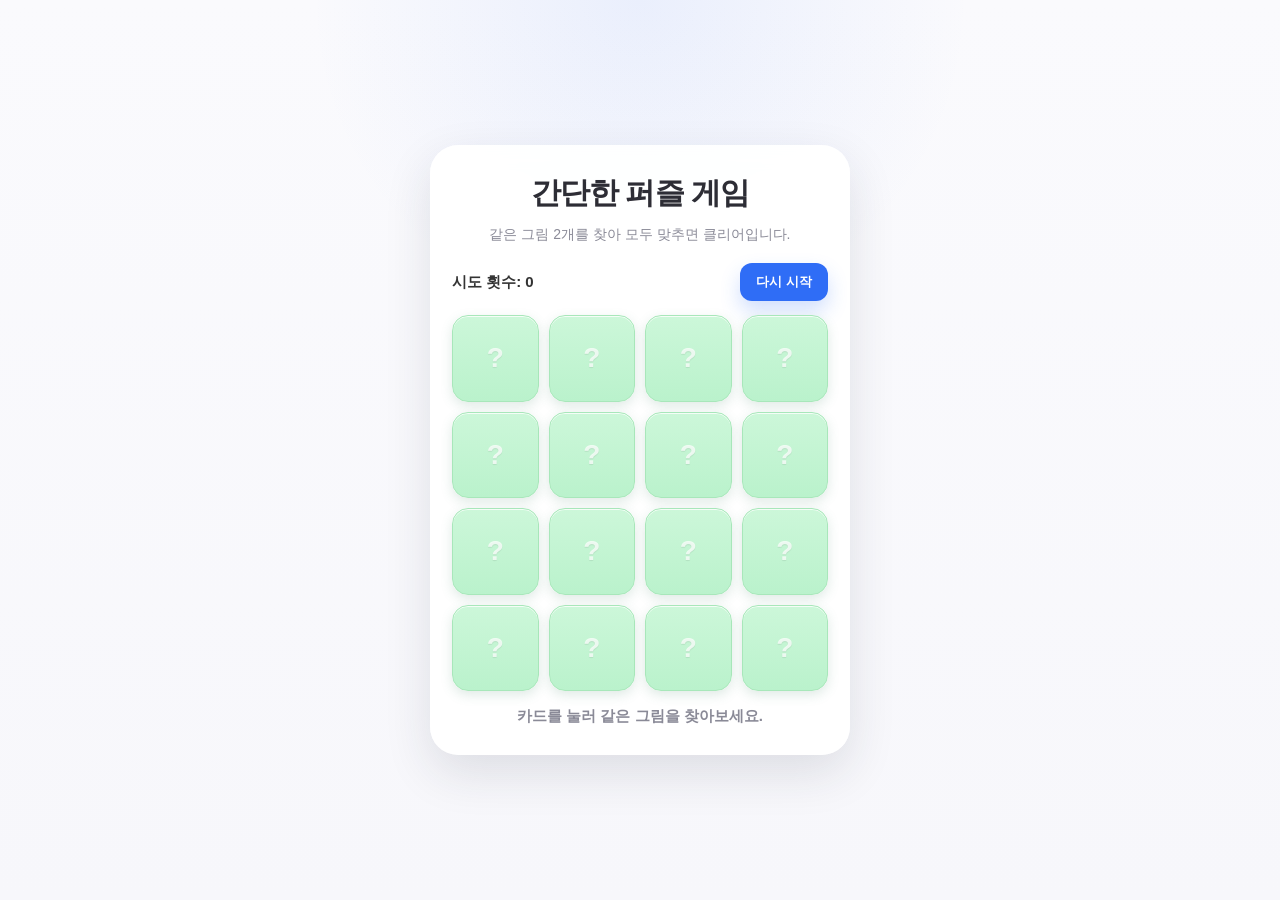
<file: Day02/puzzle.game/index copy.html>
<!DOCTYPE html>
<html lang="ko">
<head>
  <meta charset="UTF-8" />
  <meta name="viewport" content="width=device-width, initial-scale=1.0" />
  <title>간단한 퍼즐 게임</title>
  <style>
    :root {
      --bg: #f7f7fb;
      --card: #ffffff;
      --text: #2d2d35;
      --muted: #8a8a97;
      --accent: #2f6df6;
      --accent-dark: #2458c7;
      --tile: #baf2cc;
      --tile-border: #a8e7ba;
      --tile-shadow: rgba(80, 140, 110, 0.18);
      --success: #1f7a4d;
    }

    * {
      box-sizing: border-box;
    }

    body {
      margin: 0;
      min-height: 100vh;
      font-family: Arial, Helvetica, sans-serif;
      background:
        radial-gradient(circle at top, rgba(47, 109, 246, 0.08), transparent 30%),
        linear-gradient(180deg, #fafafd 0%, var(--bg) 100%);
      color: var(--text);
      display: flex;
      align-items: center;
      justify-content: center;
      padding: 24px;
    }

    .app {
      width: min(100%, 420px);
      background: rgba(255, 255, 255, 0.92);
      border-radius: 28px;
      padding: 28px 22px 24px;
      box-shadow: 0 18px 48px rgba(31, 41, 55, 0.12);
      backdrop-filter: blur(10px);
    }

    header {
      text-align: center;
      margin-bottom: 18px;
    }

    h1 {
      margin: 0;
      font-size: 30px;
      letter-spacing: -0.03em;
    }

    .subtitle {
      margin: 10px 0 0;
      color: var(--muted);
      font-size: 14px;
      line-height: 1.5;
    }

    .topbar {
      display: flex;
      align-items: center;
      justify-content: space-between;
      gap: 12px;
      margin: 18px 0 14px;
      font-size: 15px;
      font-weight: 700;
    }

    .tries {
      color: #333;
    }

    .restart {
      appearance: none;
      border: 0;
      border-radius: 12px;
      background: var(--accent);
      color: #fff;
      font-weight: 700;
      padding: 10px 16px;
      cursor: pointer;
      box-shadow: 0 10px 20px rgba(47, 109, 246, 0.22);
      transition: transform 0.15s ease, background 0.15s ease;
    }

    .restart:hover {
      background: var(--accent-dark);
      transform: translateY(-1px);
    }

    .board {
      display: grid;
      grid-template-columns: repeat(4, 1fr);
      gap: 10px;
    }

    .tile {
      aspect-ratio: 1 / 1;
      border: 1px solid var(--tile-border);
      border-radius: 16px;
      background: linear-gradient(180deg, #ccf7d9 0%, var(--tile) 100%);
      box-shadow: inset 0 1px 0 rgba(255, 255, 255, 0.8), 0 4px 12px var(--tile-shadow);
      cursor: pointer;
      display: flex;
      align-items: center;
      justify-content: center;
      font-size: 30px;
      transition: transform 0.15s ease, box-shadow 0.15s ease, filter 0.15s ease;
      user-select: none;
      position: relative;
      overflow: hidden;
    }

    .tile::after {
      content: '?';
      position: absolute;
      inset: 0;
      display: grid;
      place-items: center;
      font-size: 28px;
      font-weight: 800;
      color: rgba(255, 255, 255, 0.75);
      text-shadow: 0 1px 1px rgba(0, 0, 0, 0.08);
      opacity: 1;
      transition: opacity 0.2s ease;
    }

    .tile.revealed::after,
    .tile.matched::after {
      opacity: 0;
    }

    .tile.revealed {
      transform: scale(1.03);
      box-shadow: 0 8px 18px rgba(64, 164, 103, 0.25);
    }

    .tile.matched {
      cursor: default;
      filter: saturate(1.05);
      box-shadow: 0 8px 18px rgba(31, 122, 77, 0.22);
    }

    .status {
      margin-top: 16px;
      min-height: 24px;
      text-align: center;
      font-size: 15px;
      font-weight: 700;
      color: var(--success);
    }

    .status.neutral {
      color: var(--muted);
      font-weight: 600;
    }

    @media (max-width: 420px) {
      .app {
        padding: 22px 16px 18px;
        border-radius: 22px;
      }

      h1 {
        font-size: 26px;
      }

      .tile {
        font-size: 26px;
        border-radius: 14px;
      }
    }
  </style>
</head>
<body>
  <main class="app">
    <header>
      <h1>간단한 퍼즐 게임</h1>
      <p class="subtitle">같은 그림 2개를 찾아 모두 맞추면 클리어입니다.</p>
    </header>

    <section class="topbar" aria-label="게임 상태">
      <div class="tries">시도 횟수: <span id="triesCount">0</span></div>
      <button id="restartButton" class="restart" type="button">다시 시작</button>
    </section>

    <section id="board" class="board" aria-label="퍼즐 보드"></section>
    <div id="status" class="status neutral">카드를 눌러 같은 그림을 찾아보세요.</div>
  </main>

  <script>
    const symbols = ['🍇', '🍓', '🥝', '🍎', '🍉', '🍊', '🍒', '🍌'];
    const boardEl = document.getElementById('board');
    const triesEl = document.getElementById('triesCount');
    const statusEl = document.getElementById('status');
    const restartButton = document.getElementById('restartButton');

    let cards = [];
    let firstPick = null;
    let secondPick = null;
    let lockBoard = false;
    let tries = 0;
    let matchedCount = 0;

    function shuffle(array) {
      return [...array].sort(() => Math.random() - 0.5);
    }

    function setStatus(message, neutral = false) {
      statusEl.textContent = message;
      statusEl.classList.toggle('neutral', neutral);
    }

    function renderBoard() {
      boardEl.innerHTML = '';

      cards.forEach((card) => {
        const button = document.createElement('button');
        button.type = 'button';
        button.className = 'tile';
        button.setAttribute('aria-label', '카드');
        button.textContent = card.revealed || card.matched ? card.symbol : '';

        if (card.revealed) {
          button.classList.add('revealed');
        }

        if (card.matched) {
          button.classList.add('matched');
          button.disabled = true;
        }

        button.addEventListener('click', () => handleCardClick(card.id));
        boardEl.appendChild(button);
      });
    }

    function createCards() {
      const deck = shuffle([...symbols, ...symbols]);
      cards = deck.map((symbol, index) => ({
        id: index,
        symbol,
        revealed: false,
        matched: false
      }));
    }

    function resetGame() {
      createCards();
      firstPick = null;
      secondPick = null;
      lockBoard = false;
      tries = 0;
      matchedCount = 0;
      triesEl.textContent = String(tries);
      setStatus('카드를 눌러 같은 그림을 찾아보세요.', true);
      renderBoard();
    }

    function handleCardClick(cardId) {
      if (lockBoard) return;

      const card = cards.find((item) => item.id === cardId);
      if (!card || card.revealed || card.matched) return;

      card.revealed = true;

      if (!firstPick) {
        firstPick = card;
        renderBoard();
        return;
      }

      secondPick = card;
      tries += 1;
      triesEl.textContent = String(tries);
      renderBoard();

      const isMatch = firstPick.symbol === secondPick.symbol;

      if (isMatch) {
        firstPick.matched = true;
        secondPick.matched = true;
        matchedCount += 2;
        firstPick = null;
        secondPick = null;

        if (matchedCount === cards.length) {
          setTimeout(() => {
            setStatus(`축하합니다! ${tries}번 만에 모두 맞췄습니다.`);
          }, 150);
        } else {
          setStatus('맞췄어요!', false);
          setTimeout(() => setStatus('계속 진행해 보세요.', true), 700);
        }

        setTimeout(renderBoard, 180);
        return;
      }

      lockBoard = true;
      setStatus('다시 한 번 시도해 보세요.', true);

      setTimeout(() => {
        firstPick.revealed = false;
        secondPick.revealed = false;
        firstPick = null;
        secondPick = null;
        lockBoard = false;
        renderBoard();
      }, 700);
    }

    restartButton.addEventListener('click', resetGame);

    resetGame();
  </script>
</body>
</html>
</file>
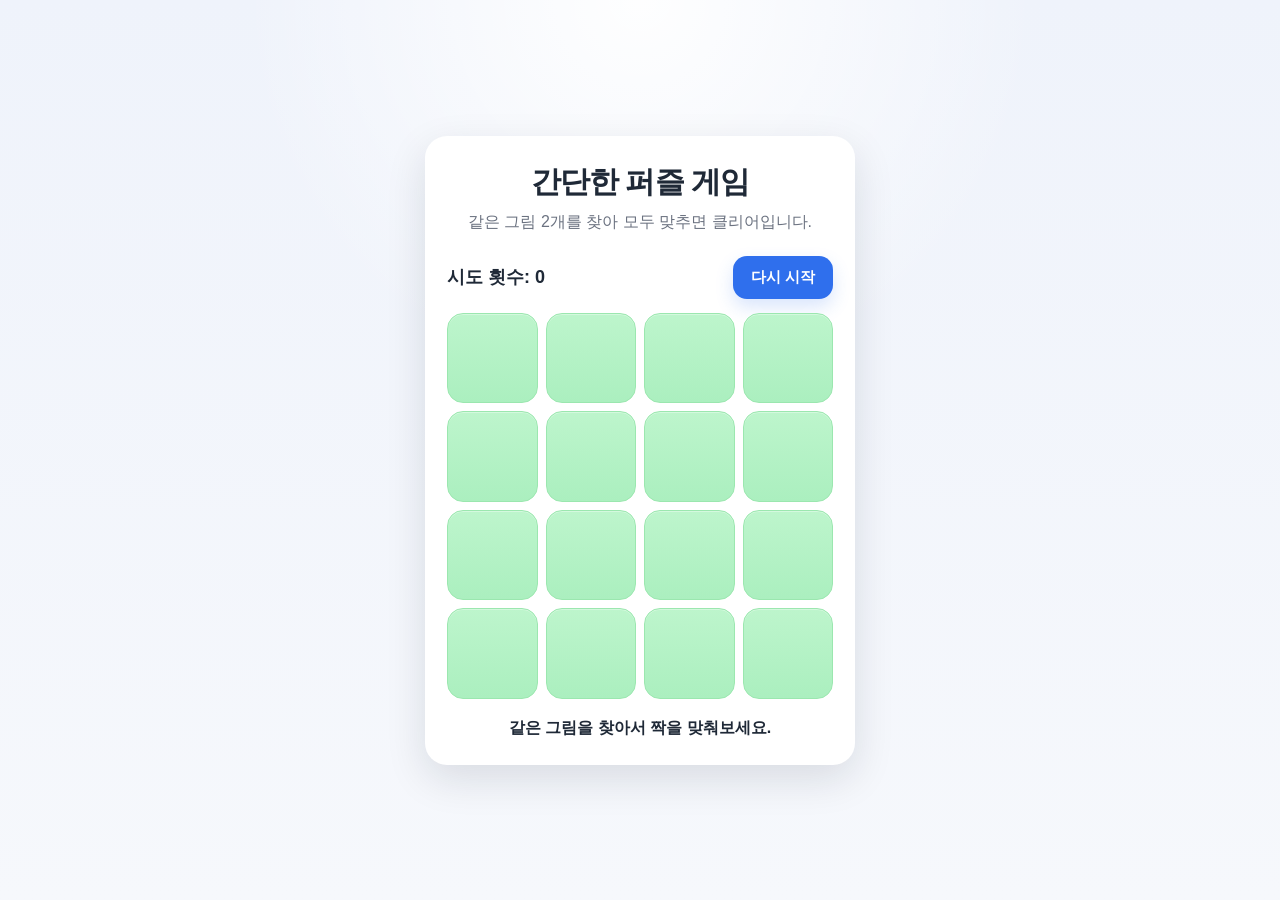
<file: Day02/puzzle.game/mg_index.html>
<!DOCTYPE html>
<html lang="ko">
<head>
  <meta charset="UTF-8" />
  <meta name="viewport" content="width=device-width, initial-scale=1.0" />
  <title>간단한 퍼즐 게임</title>
  <style>
    :root {
      --bg: #f4f6fb;
      --card: #ffffff;
      --text: #1f2937;
      --muted: #6b7280;
      --board: #b9f2c6;
      --board-border: #9be7af;
      --accent: #2f6fed;
      --accent-hover: #2459c9;
      --shadow: 0 14px 40px rgba(15, 23, 42, 0.12);
    }

    * {
      box-sizing: border-box;
    }

    body {
      margin: 0;
      min-height: 100vh;
      display: grid;
      place-items: center;
      padding: 18px;
      color: var(--text);
      font-family: Arial, Helvetica, sans-serif;
      background:
        radial-gradient(circle at top, rgba(255, 255, 255, 0.95), transparent 36%),
        linear-gradient(180deg, #eff3fb 0%, #f6f8fc 100%);
    }

    .app {
      width: min(100%, 430px);
      background: var(--card);
      border-radius: 22px;
      box-shadow: var(--shadow);
      padding: 28px 22px 20px;
    }

    .title {
      margin: 0;
      text-align: center;
      font-size: 30px;
      line-height: 1.2;
      letter-spacing: -0.03em;
      font-weight: 800;
    }

    .subtitle {
      margin: 10px 0 22px;
      text-align: center;
      color: var(--muted);
      font-size: 16px;
      line-height: 1.5;
    }

    .toolbar {
      display: flex;
      align-items: center;
      justify-content: space-between;
      gap: 12px;
      margin-bottom: 14px;
    }

    .attempts {
      font-size: 18px;
      font-weight: 700;
    }

    .restart {
      border: 0;
      background: var(--accent);
      color: white;
      font-size: 15px;
      font-weight: 700;
      padding: 12px 18px;
      border-radius: 14px;
      cursor: pointer;
      transition: background 0.2s ease, transform 0.15s ease;
      box-shadow: 0 8px 18px rgba(47, 111, 237, 0.18);
    }

    .restart:hover {
      background: var(--accent-hover);
    }

    .restart:active {
      transform: translateY(1px);
    }

    .board {
      display: grid;
      grid-template-columns: repeat(4, 1fr);
      gap: 8px;
      margin: 8px 0 18px;
    }

    .card {
      aspect-ratio: 1 / 1;
      border: 1px solid var(--board-border);
      border-radius: 16px;
      background: linear-gradient(180deg, #bdf5cc 0%, #abefbf 100%);
      display: grid;
      place-items: center;
      font-size: 28px;
      cursor: pointer;
      user-select: none;
      position: relative;
      overflow: hidden;
      box-shadow: inset 0 1px 0 rgba(255, 255, 255, 0.35);
      transition: transform 0.15s ease, filter 0.2s ease, background 0.2s ease;
    }

    .card:hover {
      transform: translateY(-1px);
      filter: brightness(1.01);
    }

    .card:disabled {
      cursor: default;
    }

    .card .emoji {
      opacity: 0;
      transform: scale(0.85);
      transition: opacity 0.2s ease, transform 0.2s ease;
    }

    .card.flipped,
    .card.matched {
      background: linear-gradient(180deg, #d4f8dd 0%, #bdf5cc 100%);
    }

    .card.flipped .emoji,
    .card.matched .emoji {
      opacity: 1;
      transform: scale(1);
    }

    .card.matched {
      box-shadow: inset 0 0 0 1px rgba(47, 111, 237, 0.08);
    }

    .message {
      min-height: 28px;
      text-align: center;
      font-weight: 700;
      font-size: 16px;
      line-height: 1.4;
      color: #1f2937;
    }

    .message.done {
      color: #1f6b34;
    }

    @media (max-width: 420px) {
      .app {
        padding: 22px 16px 18px;
        border-radius: 18px;
      }

      .title {
        font-size: 26px;
      }

      .subtitle {
        font-size: 14px;
      }

      .attempts {
        font-size: 16px;
      }

      .restart {
        padding: 10px 14px;
      }
    }
  </style>
</head>
<body>
  <main class="app">
    <h1 class="title">간단한 퍼즐 게임</h1>
    <p class="subtitle">같은 그림 2개를 찾아 모두 맞추면 클리어입니다.</p>

    <section class="toolbar" aria-label="게임 정보">
      <div class="attempts">시도 횟수: <span id="attemptCount">0</span></div>
      <button class="restart" id="restartButton" type="button">다시 시작</button>
    </section>

    <section class="board" id="board" aria-label="퍼즐 보드"></section>

    <div class="message" id="message">같은 그림을 찾아서 짝을 맞춰보세요.</div>
  </main>

  <script>
    // 맞춰야 할 그림 목록입니다.
    const emoji_list = ["🍇", "🍓", "🥝", "🍑", "🍎", "🍉", "🍒", "🍊"];

    // 화면에서 사용할 DOM 요소를 미리 찾아 둡니다.
    const board_element = document.getElementById("board");
    const attempt_count_element = document.getElementById("attemptCount");
    const restart_button = document.getElementById("restartButton");
    const message_element = document.getElementById("message");

    // 현재 게임 상태를 저장하는 변수들입니다.
    let first_card = null;
    let second_card = null;
    let board_locked = false;
    let attempt_count = 0;
    let matched_pairs = 0;

    function shuffle_array(array) {
      // 원본 배열은 건드리지 않기 위해 복사본을 만듭니다.
      const shuffled_array = [...array];

      // Fisher-Yates 방식으로 배열을 섞습니다.
      // 이 방식은 sort + Math.random()보다 더 안정적으로 무작위 순서를 만듭니다.
      for (let index = shuffled_array.length - 1; index > 0; index -= 1) {
        const random_index = Math.floor(Math.random() * (index + 1));
        [shuffled_array[index], shuffled_array[random_index]] = [shuffled_array[random_index], shuffled_array[index]];
      }

      return shuffled_array;
    }

    function set_message(text, is_done = false) {
      // 하단 안내 문구를 바꾸고, 클리어 상태면 강조 스타일을 줍니다.
      message_element.textContent = text;
      message_element.classList.toggle("done", is_done);
    }

    function reset_selected_cards() {
      // 한 번의 시도 처리가 끝나면 선택한 카드 정보를 초기화합니다.
      first_card = null;
      second_card = null;
      board_locked = false;
    }

    function update_attempt_count() {
      // 화면에 보이는 시도 횟수를 숫자 상태와 맞춥니다.
      attempt_count_element.textContent = attempt_count;
    }

    function mark_cards_as_matched(first_element, second_element) {
      // 같은 그림인 카드 2장은 맞춘 상태로 고정합니다.
      first_element.classList.add("matched");
      second_element.classList.add("matched");
      first_element.disabled = true;
      second_element.disabled = true;
      matched_pairs += 1;
    }

    function is_game_clear() {
      // 모든 그림 쌍을 맞췄는지 확인합니다.
      return matched_pairs === emoji_list.length;
    }

    function show_clear_message() {
      // 게임을 모두 맞췄을 때 보여줄 문구입니다.
      set_message(`축하합니다! ${attempt_count}번 만에 모두 맞췄습니다.`, true);
    }

    function reveal_card(card_element) {
      // 카드 앞면이 보이도록 뒤집는 역할입니다.
      card_element.classList.add("flipped");
    }

    function hide_card(card_element) {
      // 맞지 않는 카드 두 장을 다시 뒤집는 역할입니다.
      card_element.classList.remove("flipped");
    }

    function compare_cards() {
      // 두 카드의 data-value가 같으면 같은 그림입니다.
      return first_card.dataset.value === second_card.dataset.value;
    }

    function handle_matched_pair() {
      // 같은 그림이면 카드들을 맞춘 상태로 표시하고, 턴을 초기화합니다.
      mark_cards_as_matched(first_card, second_card);
      set_message("잘 찾았어요! 같은 그림입니다.");
      reset_selected_cards();

      if (is_game_clear()) {
        show_clear_message();
      }
    }

    function handle_mismatched_pair() {
      // 다른 그림이면 잠깐 보여준 뒤 다시 뒤집습니다.
      set_message("다른 그림입니다. 잠깐 뒤에 다시 뒤집어요.");

      setTimeout(() => {
        hide_card(first_card);
        hide_card(second_card);
        set_message("다시 같은 그림을 찾아보세요.");
        reset_selected_cards();
      }, 700);
    }

    function handle_second_selection(card_element) {
      // 두 번째 카드를 선택했을 때 매칭 비교를 시작합니다.
      second_card = card_element;
      attempt_count += 1;
      update_attempt_count();
      board_locked = true;

      if (compare_cards()) {
        handle_matched_pair();
        return;
      }

      handle_mismatched_pair();
    }

    function handle_card_click(card_element) {
      // 이미 맞춘 카드, 같은 카드 재클릭, 비교 중인 상태는 무시합니다.
      if (board_locked || card_element === first_card || card_element.classList.contains("matched")) {
        return;
      }

      reveal_card(card_element);

      if (!first_card) {
        // 첫 번째 카드가 아직 없다면 지금 카드를 저장합니다.
        first_card = card_element;
        return;
      }

      // 두 번째 카드까지 선택되면 비교 로직으로 넘어갑니다.
      handle_second_selection(card_element);
    }

    function create_card_element(emoji) {
      // 카드 1장을 버튼 요소로 만듭니다.
      const card_element = document.createElement("button");
      card_element.type = "button";
      card_element.className = "card";
      card_element.dataset.value = emoji;
      card_element.setAttribute("aria-label", "카드");

      // 카드 안에 실제로 보여줄 그림을 넣습니다.
      const emoji_element = document.createElement("span");
      emoji_element.className = "emoji";
      emoji_element.textContent = emoji;

      card_element.appendChild(emoji_element);
      card_element.addEventListener("click", () => handle_card_click(card_element));

      return card_element;
    }

    function render_board() {
      // 8개의 그림을 2번씩 넣어서 16장의 카드 배열을 만듭니다.
      const shuffled_emoji_list = shuffle_array([...emoji_list, ...emoji_list]);
      board_element.innerHTML = "";

      // 섞인 순서대로 카드 요소를 화면에 배치합니다.
      shuffled_emoji_list.forEach((emoji) => {
        const card_element = create_card_element(emoji);
        board_element.appendChild(card_element);
      });
    }

    function reset_game() {
      // 게임 상태를 처음으로 되돌립니다.
      first_card = null;
      second_card = null;
      board_locked = false;
      attempt_count = 0;
      matched_pairs = 0;
      update_attempt_count();
      set_message("같은 그림을 찾아서 짝을 맞춰보세요.");
      render_board();
    }

    restart_button.addEventListener("click", reset_game);

    // 페이지가 열리면 바로 게임을 시작합니다.
    reset_game();
  </script>
</body>
</html>
</file>
<file: Ghost signal/style.css>
:root {
  --bg: #07111c;
  --panel: rgba(9, 19, 31, 0.82);
  --panel-strong: rgba(9, 19, 31, 0.94);
  --panel-line: rgba(224, 195, 145, 0.28);
  --text: #f4e1bc;
  --muted: #b8a88a;
  --gold: #e0bf79;
  --green: #8ab45b;
  --forest: #17311f;
  --danger: #ff5757;
  --warning: #ffb14d;
  --shadow: rgba(0, 0, 0, 0.5);
  --blue: #6c91bc;
  --purple: #a86df3;
}

* { box-sizing: border-box; }

html, body {
  min-height: 100%;
}

body {
  margin: 0;
  color: var(--text);
  font-family: "Trebuchet MS", "Segoe UI", sans-serif;
  background:
    radial-gradient(circle at 20% 10%, rgba(79, 123, 72, 0.2), transparent 30%),
    radial-gradient(circle at 80% 20%, rgba(33, 49, 85, 0.24), transparent 24%),
    radial-gradient(circle at 50% 80%, rgba(160, 90, 186, 0.1), transparent 28%),
    linear-gradient(180deg, #06101a 0%, #091421 45%, #050b12 100%);
  overflow-x: hidden;
}

.ambient {
  position: fixed;
  inset: auto;
  width: 34vw;
  height: 34vw;
  border-radius: 50%;
  filter: blur(60px);
  opacity: 0.2;
  pointer-events: none;
  z-index: 0;
}

.ambient-left {
  left: -8vw;
  top: -6vw;
  background: radial-gradient(circle, rgba(109, 171, 86, 0.55), transparent 65%);
}

.ambient-right {
  right: -8vw;
  bottom: -8vw;
  background: radial-gradient(circle, rgba(126, 81, 184, 0.38), transparent 65%);
}

.shell {
  position: relative;
  z-index: 1;
  width: min(1320px, calc(100vw - 28px));
  margin: 14px auto;
  border: 1px solid rgba(255, 240, 212, 0.38);
  border-radius: 12px;
  background: linear-gradient(180deg, rgba(6, 14, 23, 0.92), rgba(6, 12, 20, 0.98));
  box-shadow:
    0 0 0 1px rgba(255, 255, 255, 0.03) inset,
    0 22px 60px rgba(0, 0, 0, 0.46);
  padding: 14px;
}

.hero {
  display: grid;
  grid-template-columns: auto 1fr auto;
  gap: 14px;
  align-items: center;
  padding: 4px 8px 10px;
  border-bottom: 1px solid rgba(255, 234, 206, 0.26);
}

.hero__mark {
  width: 54px;
  height: 54px;
  display: grid;
  place-items: center;
  border-radius: 14px;
  background: linear-gradient(180deg, rgba(148, 203, 97, 0.18), rgba(17, 36, 21, 0.9));
  border: 1px solid rgba(194, 239, 141, 0.2);
  font-size: 30px;
  box-shadow: 0 10px 20px rgba(0, 0, 0, 0.24);
}

.hero__copy h1 {
  margin: 0;
  font-size: clamp(2rem, 3vw, 3.1rem);
  letter-spacing: 0.05em;
  color: #f9eed8;
  font-family: "Georgia", "Times New Roman", serif;
}

.hero__copy p {
  margin: 4px 0 0;
  color: #e9d4aa;
  font-size: 1rem;
}

.hero__tagline {
  justify-self: end;
  color: #e9d4aa;
  font-size: 0.95rem;
  text-align: right;
  max-width: 310px;
  line-height: 1.5;
}

.hud {
  display: grid;
  grid-template-columns: repeat(6, minmax(0, 1fr));
  gap: 10px;
  padding: 12px 0 10px;
}

.hud-card {
  min-height: 84px;
  border-radius: 10px;
  border: 1px solid var(--panel-line);
  background: linear-gradient(180deg, rgba(16, 28, 42, 0.94), rgba(8, 17, 28, 0.98));
  box-shadow: inset 0 0 0 1px rgba(255, 255, 255, 0.03);
  padding: 12px 14px;
  display: flex;
  flex-direction: column;
  justify-content: space-between;
}

.hud-card__label {
  font-size: 0.92rem;
  letter-spacing: 0.06em;
  color: #c2d0de;
  opacity: 0.92;
}

.hud-card__value {
  display: flex;
  align-items: center;
  gap: 10px;
  min-height: 34px;
  font-size: 1.05rem;
  font-weight: 800;
}

.hud-icon {
  font-size: 1.2rem;
}

.hud-card__signal {
  display: flex;
  align-items: center;
  justify-content: space-between;
  gap: 10px;
  min-height: 34px;
}

.hud-card__arrows {
  font-size: 1.45rem;
  font-weight: 900;
  color: #8ab9d6;
  letter-spacing: -0.03em;
}

.hud-card__bars {
  display: flex;
  align-items: center;
  gap: 5px;
  margin-left: auto;
}

.signal-dot {
  width: 12px;
  height: 12px;
  border-radius: 50%;
  border: 1px solid rgba(255, 255, 255, 0.5);
  background: rgba(255, 255, 255, 0.12);
  box-shadow: inset 0 0 0 1px rgba(0, 0, 0, 0.12);
}

.signal-dot.is-on {
  border-color: rgba(255, 214, 174, 0.9);
  box-shadow:
    0 0 8px rgba(255, 119, 119, 0.32),
    0 0 16px rgba(255, 87, 87, 0.2);
}

.signal-dot.is-on:nth-child(1) { background: #ffecde; }
.signal-dot.is-on:nth-child(2) { background: #ffcf9c; }
.signal-dot.is-on:nth-child(3) { background: #ffab73; }
.signal-dot.is-on:nth-child(4) { background: #ff805f; }
.signal-dot.is-on:nth-child(5) { background: #ff5757; }

.danger-card__value {
  color: var(--danger);
  font-size: 1.25rem;
}

.danger-pulse {
  color: var(--danger);
  font-size: 1.9rem;
  line-height: 0.8;
  animation: pulse 1s infinite ease-in-out;
}

@keyframes pulse {
  0%, 100% { transform: scale(1); opacity: 0.72; }
  50% { transform: scale(1.16); opacity: 1; }
}

.playfield {
  display: grid;
  grid-template-columns: minmax(0, 1fr) 354px;
  gap: 12px;
}

.board-panel {
  display: grid;
  grid-template-rows: auto auto;
  gap: 12px;
}

.board-shell,
.message-box,
.sidebar-card {
  border: 1px solid rgba(255, 232, 204, 0.22);
  border-radius: 10px;
  background: linear-gradient(180deg, rgba(8, 19, 30, 0.95), rgba(4, 11, 18, 0.98));
  box-shadow:
    inset 0 0 0 1px rgba(255, 255, 255, 0.03),
    0 10px 24px rgba(0, 0, 0, 0.26);
}

.board-shell {
  padding: 6px;
}

canvas {
  display: block;
  width: 100%;
  height: auto;
  border-radius: 8px;
  image-rendering: pixelated;
  background: #031017;
}

.danger-shake {
  animation: danger-shake 0.18s linear 2;
}

@keyframes danger-shake {
  0% { transform: translate(0, 0); }
  25% { transform: translate(1px, 0); }
  50% { transform: translate(0, 1px); }
  75% { transform: translate(-1px, 0); }
  100% { transform: translate(0, 0); }
}

.message-box {
  min-height: 110px;
  padding: 14px 14px 10px;
}

.message-box__title,
.sidebar-card h2 {
  margin: 0 0 12px;
  color: #f4e1bc;
  font-size: 1.06rem;
  font-weight: 800;
  letter-spacing: 0.03em;
}

.message-list {
  list-style: none;
  padding: 0;
  margin: 0;
  display: grid;
  gap: 10px;
}

.message-item {
  display: grid;
  grid-template-columns: 36px 1fr;
  gap: 10px;
  align-items: center;
  padding: 10px 12px;
  border-radius: 10px;
  border: 1px solid rgba(255, 230, 199, 0.16);
  background: rgba(17, 29, 42, 0.8);
  color: #edd8b0;
}

.message-item__icon {
  font-size: 1.4rem;
  text-align: center;
}

.message-item__text {
  line-height: 1.45;
}

.sidebar {
  display: grid;
  gap: 12px;
  align-content: start;
}

.sidebar-card {
  padding: 14px;
}

.sidebar-card p {
  margin: 0 0 8px;
  color: #e7d0a7;
  line-height: 1.5;
}

.sidebar-card--wide {
  min-height: 212px;
}

.legend {
  display: grid;
  grid-template-columns: repeat(2, minmax(0, 1fr));
  gap: 10px 12px;
}

.legend-item {
  display: flex;
  align-items: center;
  gap: 10px;
  color: #edd8b0;
}

.legend-swatch {
  width: 34px;
  height: 34px;
  border-radius: 8px;
  border: 1px solid rgba(255, 255, 255, 0.22);
  box-shadow: inset 0 0 0 1px rgba(0, 0, 0, 0.2);
}

.legend-swatch--player { background: linear-gradient(180deg, #4c3324, #111111); }
.legend-swatch--tree { background: linear-gradient(180deg, #4f7a32, #273d1f); }
.legend-swatch--grass { background: linear-gradient(180deg, #63813a, #3d5623); }
.legend-swatch--rock { background: linear-gradient(180deg, #8d8e99, #585e6d); }
.legend-swatch--key { background: linear-gradient(180deg, #f0cb67, #ab7c18); }
.legend-swatch--door { background: linear-gradient(180deg, #9c6d3f, #5f3f20); }

.footer {
  margin-top: 12px;
  padding: 10px 14px 2px;
  border-top: 1px solid rgba(255, 234, 206, 0.18);
  display: flex;
  gap: 14px;
  justify-content: center;
  flex-wrap: wrap;
  color: #dcc396;
  font-size: 0.94rem;
}

.overlay {
  position: fixed;
  inset: 0;
  display: grid;
  place-items: center;
  background: rgba(3, 8, 13, 0.76);
  backdrop-filter: blur(6px);
  z-index: 20;
  opacity: 0;
  pointer-events: none;
  transition: opacity 0.24s ease;
}

.overlay--visible {
  opacity: 1;
  pointer-events: auto;
}

.overlay-card {
  width: min(92vw, 480px);
  padding: 24px 22px 20px;
  border-radius: 18px;
  border: 1px solid rgba(255, 232, 204, 0.3);
  background: linear-gradient(180deg, rgba(12, 24, 37, 0.98), rgba(7, 14, 22, 0.98));
  text-align: center;
  box-shadow: 0 20px 40px rgba(0, 0, 0, 0.36);
}

.overlay-card__emoji {
  font-size: 2rem;
}

.overlay-card h2 {
  margin: 12px 0 8px;
  font-size: clamp(2rem, 5vw, 3.5rem);
  letter-spacing: 0.08em;
  font-family: "Georgia", "Times New Roman", serif;
}

.overlay-card p {
  margin: 0;
  color: #ead7b1;
  line-height: 1.7;
}

.overlay-card button {
  margin-top: 18px;
  appearance: none;
  border: 1px solid rgba(255, 232, 204, 0.3);
  border-radius: 999px;
  padding: 12px 18px;
  min-width: 160px;
  background: linear-gradient(180deg, rgba(228, 182, 92, 0.94), rgba(152, 103, 37, 0.96));
  color: #fff7e8;
  font: inherit;
  font-weight: 800;
  cursor: pointer;
  box-shadow: 0 10px 20px rgba(0, 0, 0, 0.26);
}

.overlay-card button:hover {
  filter: brightness(1.04);
}

.mobile-controls {
  position: fixed;
  right: 16px;
  bottom: 16px;
  display: none;
  gap: 10px;
  z-index: 8;
}

.mobile-controls button {
  appearance: none;
  border: 1px solid rgba(255, 232, 204, 0.22);
  border-radius: 12px;
  min-width: 52px;
  min-height: 52px;
  background: rgba(9, 19, 31, 0.88);
  color: #f4e1bc;
  font-size: 1.3rem;
  font-weight: 800;
}

.mobile-controls__row {
  display: grid;
  grid-template-columns: repeat(3, 1fr);
  gap: 10px;
}

@media (max-width: 1140px) {
  .hud {
    grid-template-columns: repeat(3, minmax(0, 1fr));
  }

  .playfield {
    grid-template-columns: 1fr;
  }

  .sidebar {
    grid-template-columns: repeat(3, minmax(0, 1fr));
  }
}

@media (max-width: 760px) {
  .shell {
    width: min(100vw - 14px, 1320px);
    padding: 10px;
  }

  .hero {
    grid-template-columns: 1fr;
    justify-items: start;
  }

  .hero__tagline {
    justify-self: start;
    text-align: left;
    max-width: none;
  }

  .hud {
    grid-template-columns: 1fr;
  }

  .sidebar {
    grid-template-columns: 1fr;
  }

  .footer {
    display: none;
  }

  .mobile-controls {
    display: grid;
  }
}
</file>
<file: Day02/youtube_log/styles.css>
:root {
  --bg: #f6f7fb;
  --panel: #ffffff;
  --panel-2: #f9fafb;
  --text: #111827;
  --muted: #6b7280;
  --line: rgba(17, 24, 39, 0.08);
  --red: #ef4444;
  --red-dark: #dc2626;
  --red-soft: rgba(239, 68, 68, 0.1);
  --white: #ffffff;
  --shadow: 0 18px 48px rgba(15, 23, 42, 0.12);
}

* {
  box-sizing: border-box;
}

body {
  margin: 0;
  min-height: 100vh;
  display: grid;
  place-items: center;
  padding: 20px;
  font-family: Arial, Helvetica, sans-serif;
  color: var(--text);
  background:
    radial-gradient(circle at top, rgba(239, 68, 68, 0.1), transparent 34%),
    linear-gradient(180deg, #f8fafc 0%, #eef2ff 100%);
}

.app {
  width: min(100%, 920px);
  background: var(--panel);
  border: 1px solid rgba(17, 24, 39, 0.06);
  border-radius: 28px;
  box-shadow: var(--shadow);
  padding: 28px;
}

.hero {
  text-align: center;
  margin-bottom: 24px;
}

.eyebrow {
  margin: 0 0 8px;
  color: var(--red);
  font-size: 13px;
  font-weight: 800;
  letter-spacing: 0.18em;
  text-transform: uppercase;
}

.title {
  margin: 0;
  font-size: clamp(28px, 4vw, 42px);
  line-height: 1.1;
  letter-spacing: -0.05em;
}

.subtitle {
  margin: 12px auto 0;
  max-width: 44rem;
  color: var(--muted);
  font-size: 15px;
  line-height: 1.6;
}

.composer,
.toolbar,
.list-section {
  background: var(--panel-2);
  border: 1px solid var(--line);
  border-radius: 22px;
  padding: 18px;
}

.composer {
  margin-bottom: 16px;
}

.label {
  display: inline-block;
  margin-bottom: 10px;
  font-size: 14px;
  font-weight: 700;
  color: #991b1b;
}

.composer-row {
  display: grid;
  grid-template-columns: 1fr auto;
  gap: 10px;
}

.input-wrap {
  position: relative;
  min-width: 0;
}

.input {
  width: 100%;
  border: 1px solid rgba(17, 24, 39, 0.12);
  border-radius: 16px;
  background: #ffffff;
  color: var(--text);
  padding: 14px 48px 14px 16px;
  font-size: 15px;
  outline: none;
}

.input::placeholder {
  color: #9ca3af;
}

.input:focus {
  border-color: rgba(239, 68, 68, 0.55);
  box-shadow: 0 0 0 4px rgba(239, 68, 68, 0.12);
}

.input-clear {
  position: absolute;
  top: 50%;
  right: 12px;
  transform: translateY(-50%);
  width: 28px;
  height: 28px;
  border: 0;
  border-radius: 999px;
  background: #f3f4f6;
  color: #6b7280;
  font-size: 18px;
  line-height: 1;
  font-weight: 700;
  cursor: pointer;
  display: grid;
  place-items: center;
  transition: background 0.2s ease, color 0.2s ease, transform 0.15s ease;
}

.input-clear:hover {
  background: #e5e7eb;
  color: #111827;
}

.input-clear:active {
  transform: translateY(-50%) scale(0.96);
}

.helper {
  margin: 10px 0 0;
  color: var(--muted);
  font-size: 13px;
  line-height: 1.5;
}

.toolbar {
  display: flex;
  align-items: center;
  justify-content: space-between;
  gap: 12px;
  margin-bottom: 16px;
  flex-wrap: wrap;
}

.count {
  display: flex;
  align-items: baseline;
  gap: 8px;
  padding: 10px 14px;
  border-radius: 16px;
  background: #ffffff;
  border: 1px solid var(--line);
}

.count-label {
  color: var(--muted);
  font-size: 13px;
}

.count strong {
  font-size: 18px;
}

.button {
  border: 0;
  border-radius: 14px;
  padding: 12px 16px;
  font-size: 14px;
  font-weight: 800;
  cursor: pointer;
  transition: transform 0.15s ease, filter 0.2s ease, background 0.2s ease;
}

.button:hover {
  filter: brightness(1.03);
}

.button:active {
  transform: translateY(1px);
}

.button-primary {
  background: linear-gradient(180deg, var(--red) 0%, var(--red-dark) 100%);
  color: var(--white);
  box-shadow: 0 10px 22px rgba(255, 45, 45, 0.22);
}

.button-ghost {
  background: #ffffff;
  color: var(--text);
  border: 1px solid var(--line);
}

.list-section {
  min-height: 280px;
}

.empty-state {
  display: grid;
  place-items: center;
  min-height: 220px;
  text-align: center;
  color: var(--muted);
  border: 1px dashed rgba(17, 24, 39, 0.12);
  border-radius: 18px;
  background: #ffffff;
}

.empty-state[hidden] {
  display: none !important;
}

.empty-state p {
  margin: 0;
  color: var(--text);
  font-size: 18px;
  font-weight: 800;
}

.empty-state span {
  margin-top: 10px;
  font-size: 14px;
}

.log-list {
  list-style: none;
  padding: 0;
  margin: 0;
  display: grid;
  gap: 12px;
}

.log-item {
  display: grid;
  grid-template-columns: 180px minmax(0, 1fr);
  gap: 16px;
  padding: 16px;
  border-radius: 18px;
  background: #ffffff;
  border: 1px solid var(--line);
}

.log-item.is-done {
  background: linear-gradient(180deg, rgba(239, 68, 68, 0.05), rgba(255, 255, 255, 1));
  border-color: rgba(239, 68, 68, 0.16);
}

.log-content {
  min-width: 0;
  display: grid;
  gap: 12px;
}

.log-head {
  display: flex;
  align-items: center;
  justify-content: space-between;
  gap: 12px;
  flex-wrap: wrap;
}

.log-thumbnail-link {
  display: block;
  width: 100%;
  height: 100%;
  min-height: 102px;
  border-radius: 16px;
  overflow: hidden;
  border: 1px solid var(--line);
  background: #f3f4f6;
  text-decoration: none;
  position: relative;
}

.log-thumbnail-link.is-fallback {
  display: grid;
  place-items: center;
  min-height: 102px;
  color: var(--muted);
  font-size: 13px;
  font-weight: 700;
  background: #f9fafb;
}

.log-thumbnail {
  display: block;
  width: 100%;
  height: 100%;
  min-height: 102px;
  aspect-ratio: 16 / 9;
  object-fit: cover;
}

.log-title-wrap {
  display: grid;
  gap: 6px;
  min-width: 0;
  flex: 1;
}

.log-title {
  color: var(--text);
  font-size: 16px;
  font-weight: 800;
  line-height: 1.45;
  word-break: break-word;
}

.log-url {
  color: var(--muted);
  font-size: 13px;
  line-height: 1.5;
  word-break: break-all;
  text-decoration: none;
}

.log-url:hover {
  color: #b91c1c;
  text-decoration: underline;
}

.status {
  display: inline-flex;
  align-items: center;
  gap: 6px;
  padding: 6px 10px;
  border-radius: 999px;
  background: var(--red-soft);
  color: #b91c1c;
  font-size: 12px;
  font-weight: 800;
  white-space: nowrap;
}

.status::before {
  content: "";
  width: 8px;
  height: 8px;
  border-radius: 50%;
  background: currentColor;
}

.status.is-done {
  background: rgba(34, 197, 94, 0.12);
  color: #15803d;
}

.actions {
  display: flex;
  align-items: center;
  gap: 8px;
  flex-wrap: wrap;
}

.action {
  border: 1px solid var(--line);
  background: #ffffff;
  color: var(--text);
  border-radius: 12px;
  padding: 10px 12px;
  font-size: 13px;
  font-weight: 700;
  cursor: pointer;
}

.action:hover {
  background: #f9fafb;
}

.action.is-danger {
  color: #b91c1c;
  border-color: rgba(239, 68, 68, 0.18);
}

.action.is-danger:hover {
  background: rgba(239, 68, 68, 0.08);
}

.item-meta {
  display: flex;
  align-items: center;
  justify-content: space-between;
  gap: 10px;
  flex-wrap: wrap;
  color: var(--muted);
  font-size: 12px;
}

.item-note {
  color: var(--muted);
  font-size: 13px;
  line-height: 1.5;
}

@media (max-width: 720px) {
  .log-head {
    align-items: flex-start;
  }

  .log-item {
    grid-template-columns: 1fr;
  }

  .log-thumbnail-link {
    max-width: none;
  }
}

@media (max-width: 720px) {
  body {
    padding: 12px;
  }

  .app {
    padding: 18px;
    border-radius: 22px;
  }

  .composer-row {
    grid-template-columns: 1fr;
  }

  .input-wrap {
    width: 100%;
  }

  .toolbar {
    justify-content: stretch;
  }

  .toolbar .button-ghost {
    width: 100%;
  }

  .count {
    flex: 1;
    justify-content: space-between;
  }
}
</file>
